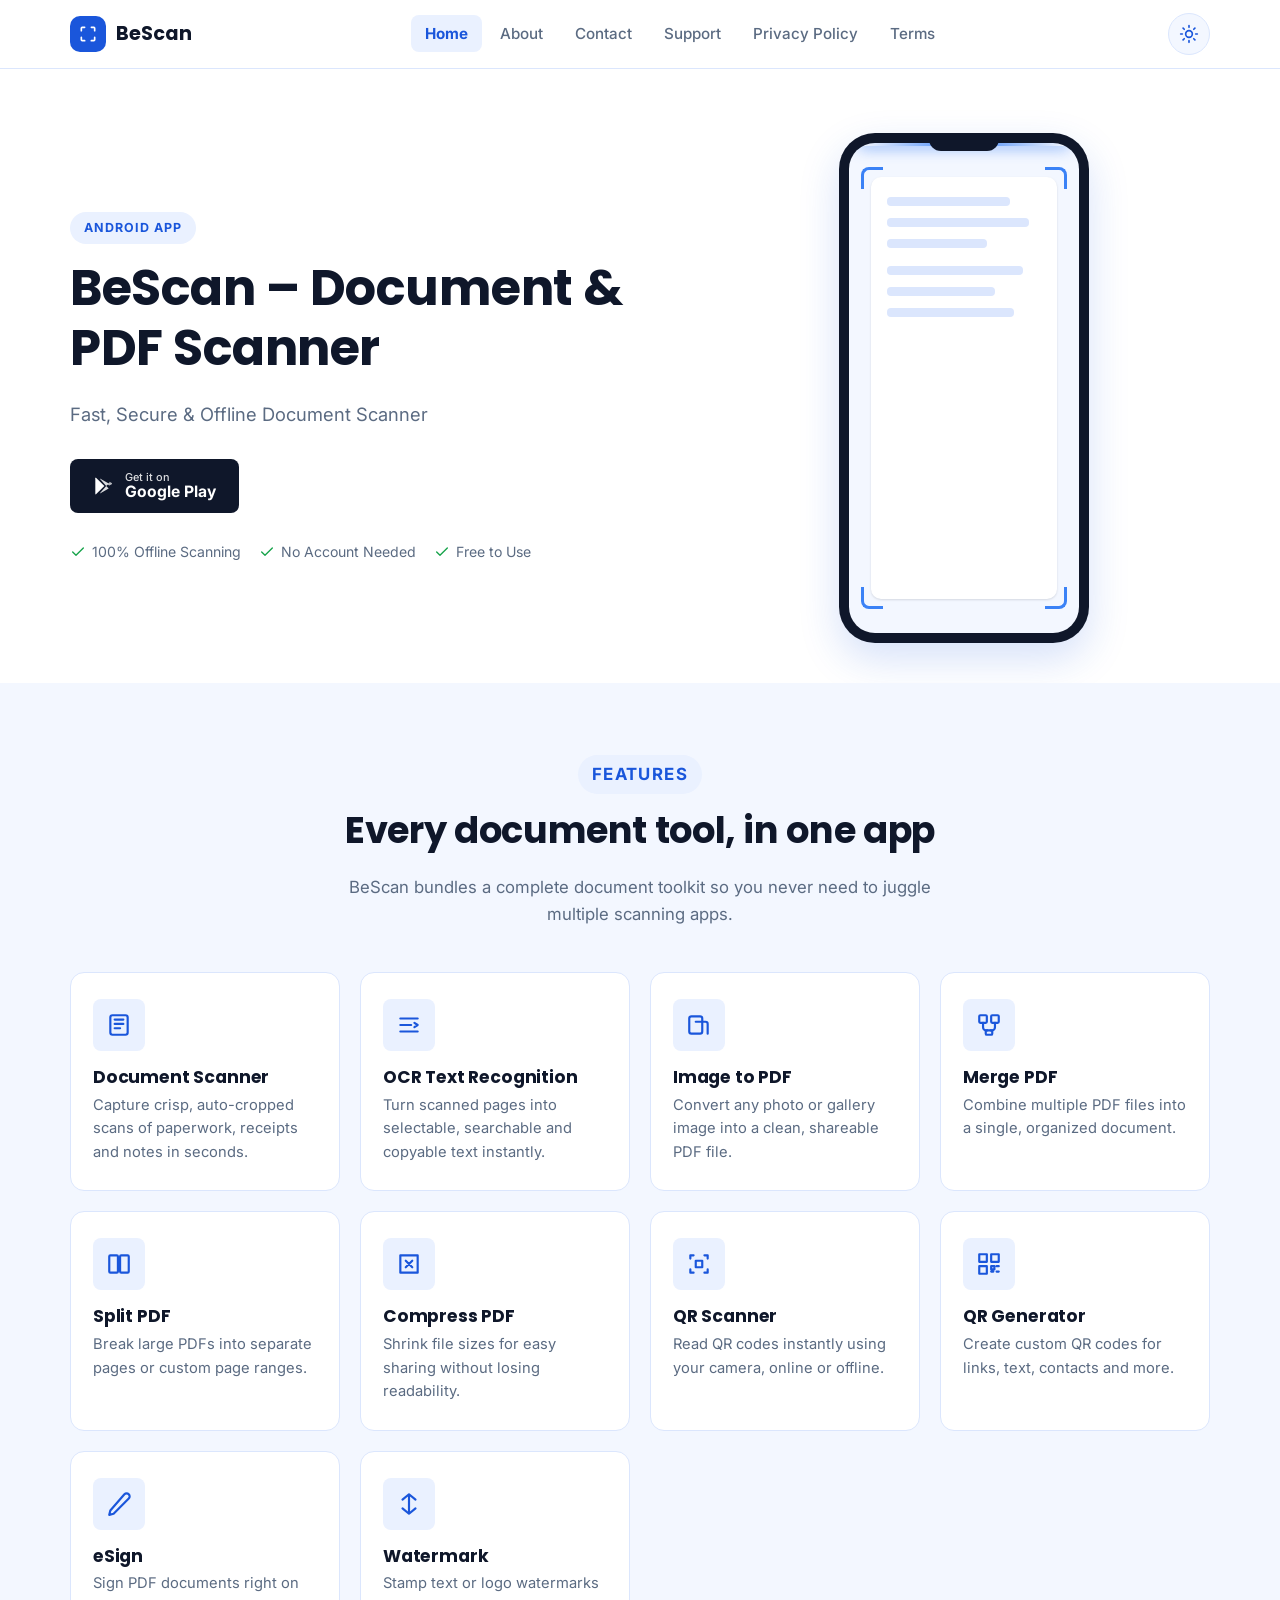
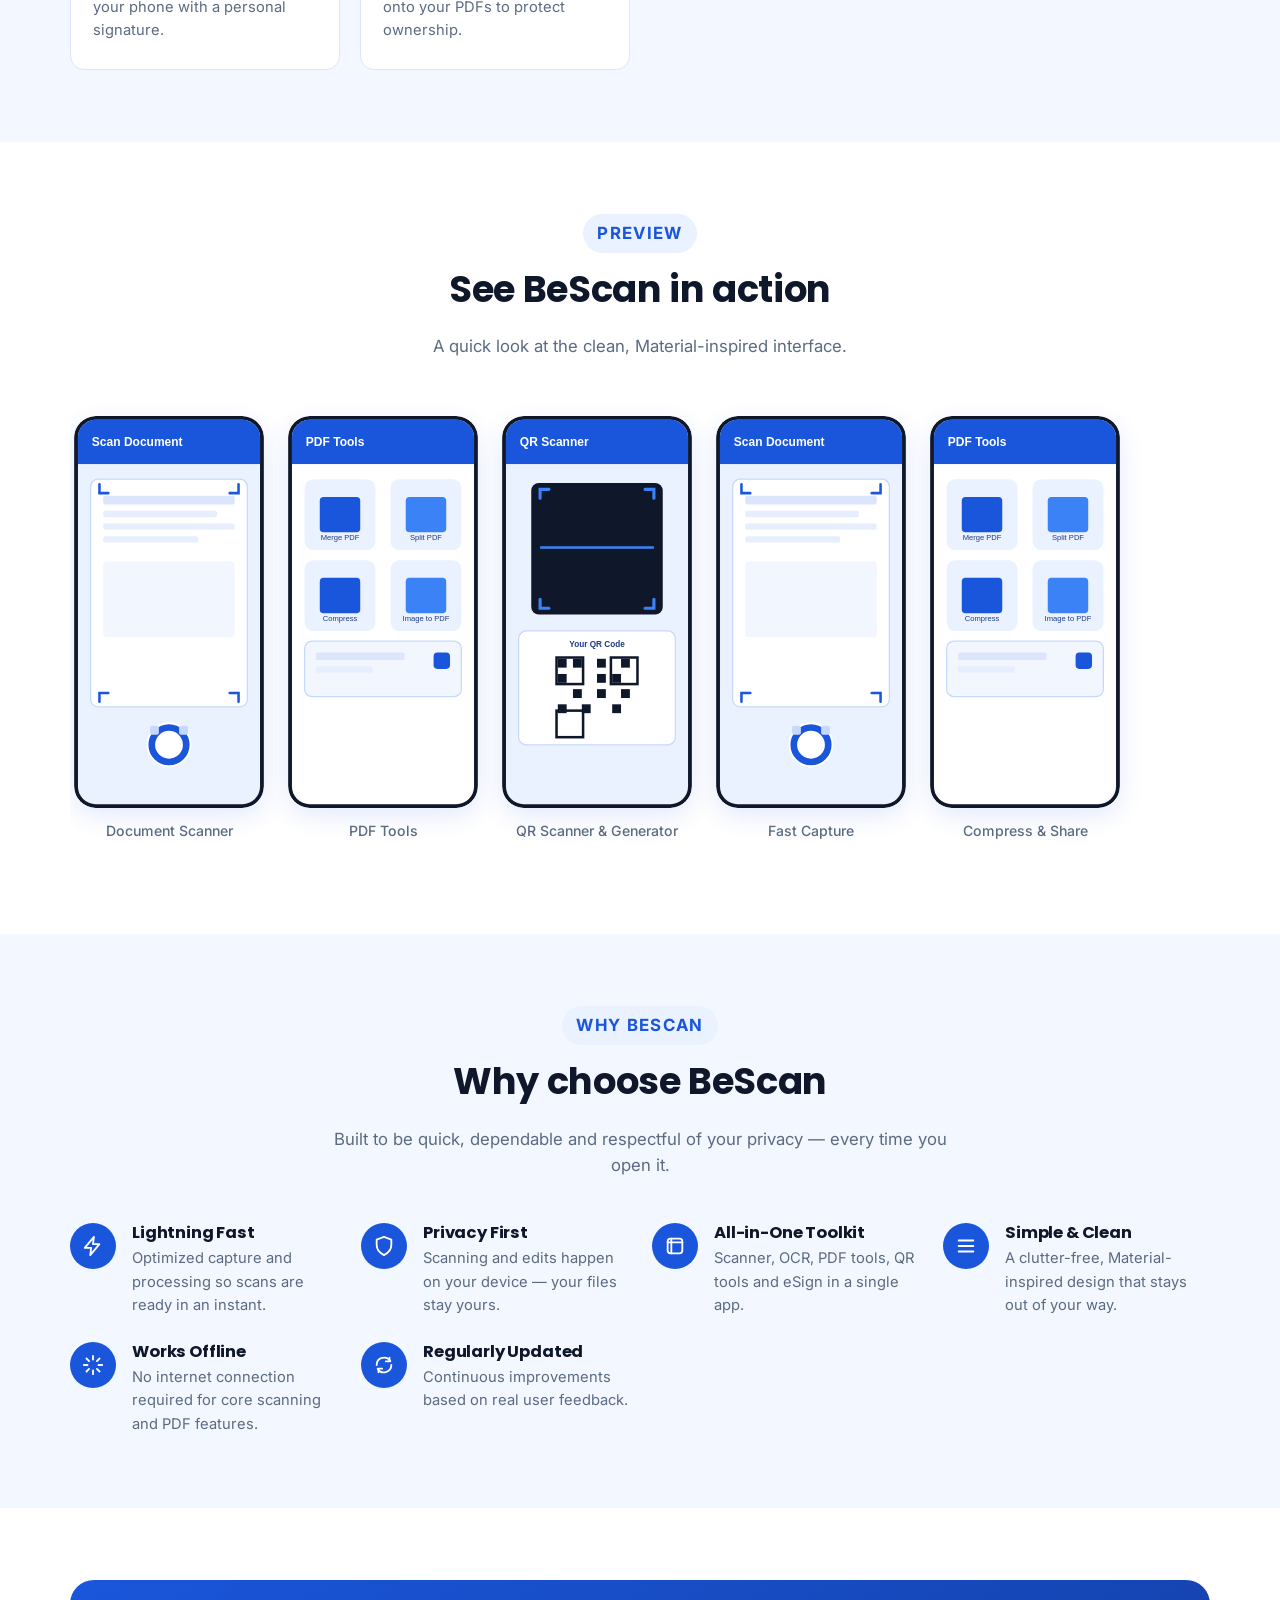
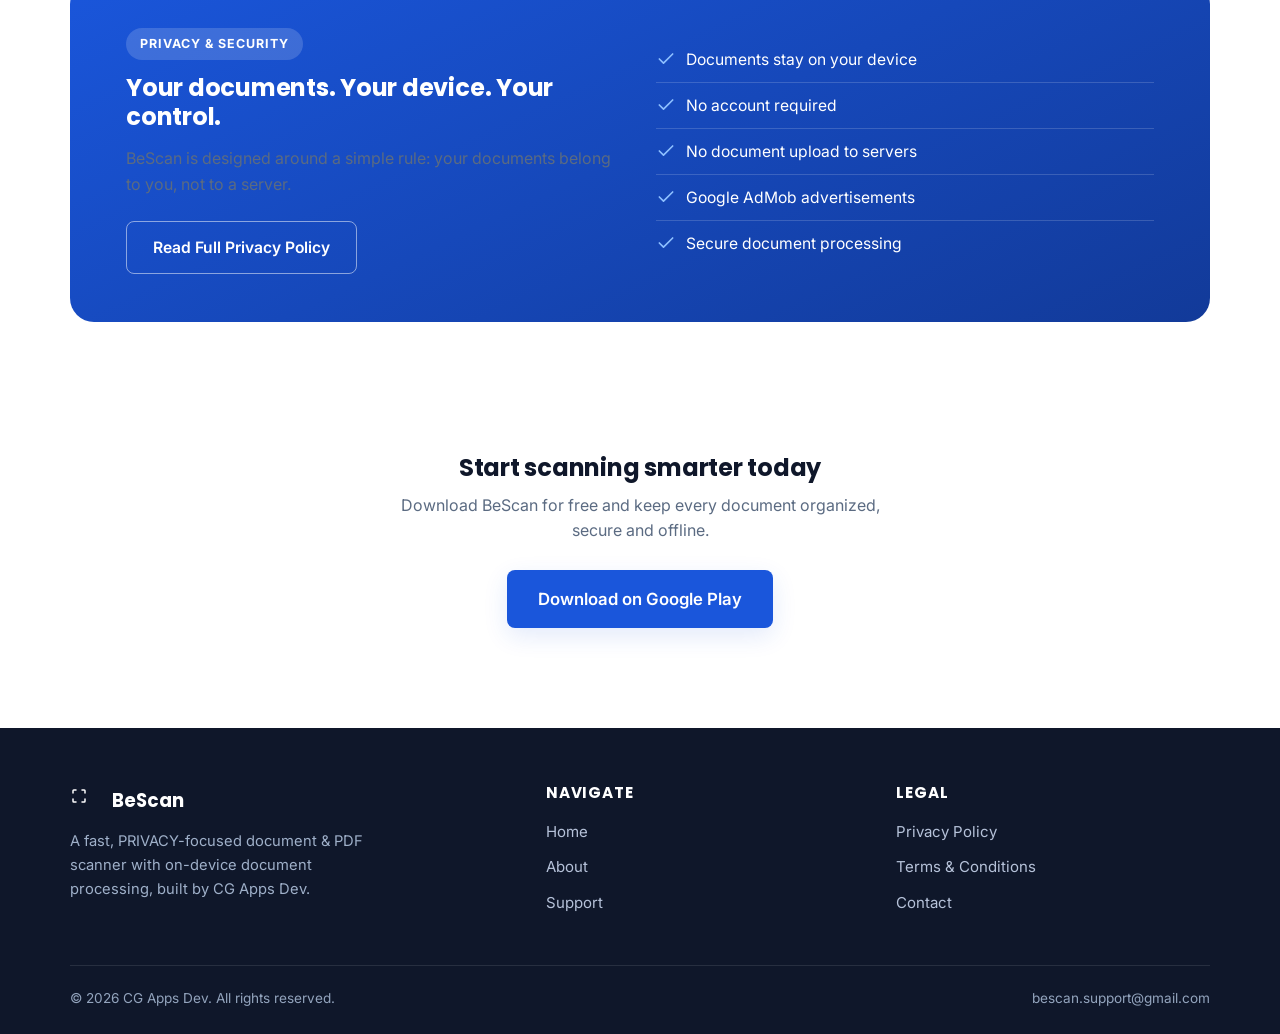
<file: index.html>
<!DOCTYPE html>
<html lang="en">
<head>
<meta charset="UTF-8">
<meta name="viewport" content="width=device-width, initial-scale=1.0">
<title>BeScan – Document &amp; PDF Scanner for Android</title>
<meta name="description" content="BeScan is a fast, secure and offline document &amp; PDF scanner for Android with OCR, PDF merge, split, compress, QR tools and eSign — no account, no uploads.">
<meta name="keywords" content="BeScan, document scanner, PDF scanner, OCR, image to PDF, merge PDF, split PDF, compress PDF, QR scanner, QR generator, eSign, Android app">
<meta name="author" content="CG Apps Dev">
<link rel="canonical" href="https://bescan.site/index.html">

<!-- Open Graph -->
<meta property="og:type" content="website">
<meta property="og:title" content="BeScan – Document &amp; PDF Scanner">
<meta property="og:description" content="Fast, secure &amp; offline document scanner for Android. Scan, OCR, merge, split, compress PDFs and more — all on-device.">
<meta property="og:url" content="https://bescan.site/index.html">
<meta property="og:site_name" content="BeScan">
<meta property="og:image" content="https://bescan.site/assets/images/screen-scan.svg">
<meta name="twitter:card" content="summary_large_image">
<meta name="twitter:title" content="BeScan – Document &amp; PDF Scanner">
<meta name="twitter:description" content="Fast, secure &amp; offline document scanner for Android.">

<link rel="icon" href="assets/images/favicon.svg" type="image/svg+xml">
<link rel="apple-touch-icon" href="assets/images/favicon.svg">
<link rel="stylesheet" href="assets/css/style.css">

<!-- Prevent flash of incorrect theme -->
<script>
  (function () {
    try {
      var t = localStorage.getItem('bescan-theme');
      if (t === 'dark') document.documentElement.setAttribute('data-theme', 'dark');
    } catch (e) {}
  })();
</script>

<script type="application/ld+json">
{
  "@context": "https://schema.org",
  "@type": "MobileApplication",
  "name": "BeScan",
  "operatingSystem": "Android",
  "applicationCategory": "BusinessApplication",
  "url": "https://bescan.site",
  "author": { "@type": "Organization", "name": "CG Apps Dev" },
  "offers": { "@type": "Offer", "price": "0", "priceCurrency": "USD" }
}
</script>
</head>
<body>
<a class="skip-link" href="#main">Skip to main content</a>

<header class="site-header">
  <nav class="nav container" aria-label="Primary">
    <a href="index.html" class="brand">
      <span class="logo-mark" aria-hidden="true">
        <svg viewBox="0 0 24 24" fill="none" stroke="#fff" stroke-width="2" stroke-linecap="round" stroke-linejoin="round"><path d="M4 8V5a1 1 0 0 1 1-1h3"/><path d="M20 8V5a1 1 0 0 0-1-1h-3"/><path d="M4 16v3a1 1 0 0 0 1 1h3"/><path d="M20 16v3a1 1 0 0 1-1 1h-3"/></svg>
      </span>
      BeScan
    </a>
    <ul class="nav-links" id="nav-links">
      <li><a href="index.html" aria-current="page">Home</a></li>
      <li><a href="about.html">About</a></li>
      <li><a href="contact.html">Contact</a></li>
      <li><a href="support.html">Support</a></li>
      <li><a href="privacy-policy.html">Privacy Policy</a></li>
      <li><a href="terms.html">Terms</a></li>
    </ul>
    <div class="nav-actions">
      <button class="theme-toggle" type="button" aria-label="Toggle dark mode" aria-pressed="false">
        <svg class="icon-sun" viewBox="0 0 24 24" fill="none" stroke="currentColor" stroke-width="2" stroke-linecap="round" stroke-linejoin="round"><circle cx="12" cy="12" r="4"/><path d="M12 2v2M12 20v2M4.9 4.9l1.4 1.4M17.7 17.7l1.4 1.4M2 12h2M20 12h2M4.9 19.1l1.4-1.4M17.7 6.3l1.4-1.4"/></svg>
        <svg class="icon-moon" viewBox="0 0 24 24" fill="none" stroke="currentColor" stroke-width="2" stroke-linecap="round" stroke-linejoin="round"><path d="M21 12.8A9 9 0 1 1 11.2 3 7 7 0 0 0 21 12.8Z"/></svg>
      </button>
      <button class="nav-toggle" type="button" aria-label="Open menu" aria-expanded="false" aria-controls="nav-links">
        <svg viewBox="0 0 24 24" fill="none" stroke="currentColor" stroke-width="2" stroke-linecap="round" stroke-linejoin="round"><path d="M4 7h16M4 12h16M4 17h16"/></svg>
      </button>
    </div>
  </nav>
</header>

<main id="main">

  <!-- Hero -->
  <section class="hero">
    <div class="container">
      <div class="hero-copy">
        <p class="eyebrow">Android App</p>
        <h1>BeScan – Document &amp; PDF Scanner</h1>
        <p class="subtitle">Fast, Secure &amp; Offline Document Scanner</p>
        <div class="hero-cta">
          <a class="btn btn-play" href="https://play.google.com/store/apps/details?id=com.cgappsdev.bescan" target="_blank" rel="noopener">
            <svg width="22" height="22" viewBox="0 0 24 24" fill="currentColor" aria-hidden="true"><path d="M3 2.6c-.3.2-.5.6-.5 1v16.8c0 .4.2.8.5 1l9.4-9.4L3 2.6Z"/><path d="M14.4 12l2.7-2.7-9-5.1c-.2-.1-.4-.2-.6-.2L14.4 12Z" opacity=".85"/><path d="M14.4 12l-6.9 8c.2 0 .4-.1.6-.2l9-5.1-2.7-2.7Z" opacity=".85"/><path d="M17.9 8.5l-2.7 1.5 2.7 1.5 2.5-1.4c.5-.3.5-1 0-1.3l-2.5-1.4Z" opacity=".7"/></svg>
            <span class="play-text-lines"><small>Get it on</small><strong>Google Play</strong></span>
          </a>
        </div>
        <ul class="hero-trust">
          <li><svg viewBox="0 0 24 24" fill="none" stroke="currentColor" stroke-width="2" stroke-linecap="round" stroke-linejoin="round"><path d="M20 6 9 17l-5-5"/></svg>100% Offline Scanning</li>
          <li><svg viewBox="0 0 24 24" fill="none" stroke="currentColor" stroke-width="2" stroke-linecap="round" stroke-linejoin="round"><path d="M20 6 9 17l-5-5"/></svg>No Account Needed</li>
          <li><svg viewBox="0 0 24 24" fill="none" stroke="currentColor" stroke-width="2" stroke-linecap="round" stroke-linejoin="round"><path d="M20 6 9 17l-5-5"/></svg>Free to Use</li>
        </ul>
      </div>
      <div class="hero-visual" aria-hidden="true">
        <div class="scan-device">
          <div class="scan-notch"></div>
          <div class="scan-screen">
            <div class="scan-doc">
              <div class="line"></div><div class="line"></div><div class="line"></div>
              <div class="line"></div><div class="line"></div><div class="line"></div>
            </div>
            <span class="scan-corner tl"></span>
            <span class="scan-corner tr"></span>
            <span class="scan-corner bl"></span>
            <span class="scan-corner br"></span>
            <span class="scan-beam"></span>
          </div>
        </div>
      </div>
    </div>
  </section>

  <!-- Features -->
  <section id="features" class="section-alt">
    <div class="container">
      <div class="section-head reveal">
        <p class="eyebrow">Features</p>
        <h2>Every document tool, in one app</h2>
        <p>BeScan bundles a complete document toolkit so you never need to juggle multiple scanning apps.</p>
      </div>
      <div class="features-grid">

        <div class="feature-card reveal">
          <div class="feature-icon"><svg viewBox="0 0 24 24" fill="none" stroke="currentColor" stroke-width="2" stroke-linecap="round" stroke-linejoin="round"><rect x="4" y="3" width="16" height="18" rx="2"/><path d="M8 7h8M8 11h8M8 15h5"/></svg></div>
          <h3>Document Scanner</h3>
          <p>Capture crisp, auto-cropped scans of paperwork, receipts and notes in seconds.</p>
        </div>

        <div class="feature-card reveal">
          <div class="feature-icon"><svg viewBox="0 0 24 24" fill="none" stroke="currentColor" stroke-width="2" stroke-linecap="round" stroke-linejoin="round"><path d="M4 6h16M4 12h10M4 18h16"/><path d="M17 10l3 2-3 2"/></svg></div>
          <h3>OCR Text Recognition</h3>
          <p>Turn scanned pages into selectable, searchable and copyable text instantly.</p>
        </div>

        <div class="feature-card reveal">
          <div class="feature-icon"><svg viewBox="0 0 24 24" fill="none" stroke="currentColor" stroke-width="2" stroke-linecap="round" stroke-linejoin="round"><rect x="3" y="4" width="12" height="16" rx="2"/><path d="M9 9h9a2 2 0 0 1 2 2v9"/></svg></div>
          <h3>Image to PDF</h3>
          <p>Convert any photo or gallery image into a clean, shareable PDF file.</p>
        </div>

        <div class="feature-card reveal">
          <div class="feature-icon"><svg viewBox="0 0 24 24" fill="none" stroke="currentColor" stroke-width="2" stroke-linecap="round" stroke-linejoin="round"><rect x="3" y="3" width="7" height="7" rx="1"/><rect x="14" y="3" width="7" height="7" rx="1"/><path d="M6.5 10v4a3 3 0 0 0 3 3h1M17.5 10v4a3 3 0 0 1-3 3h-1"/><rect x="9" y="17" width="6" height="4" rx="1"/></svg></div>
          <h3>Merge PDF</h3>
          <p>Combine multiple PDF files into a single, organized document.</p>
        </div>

        <div class="feature-card reveal">
          <div class="feature-icon"><svg viewBox="0 0 24 24" fill="none" stroke="currentColor" stroke-width="2" stroke-linecap="round" stroke-linejoin="round"><rect x="3" y="4" width="8" height="16" rx="1"/><rect x="13" y="4" width="8" height="16" rx="1"/><path d="M12 8v8"/></svg></div>
          <h3>Split PDF</h3>
          <p>Break large PDFs into separate pages or custom page ranges.</p>
        </div>

        <div class="feature-card reveal">
          <div class="feature-icon"><svg viewBox="0 0 24 24" fill="none" stroke="currentColor" stroke-width="2" stroke-linecap="round" stroke-linejoin="round"><path d="M4 4h16v16H4z"/><path d="M9 9l6 6M15 9l-6 6"/></svg></div>
          <h3>Compress PDF</h3>
          <p>Shrink file sizes for easy sharing without losing readability.</p>
        </div>

        <div class="feature-card reveal">
          <div class="feature-icon"><svg viewBox="0 0 24 24" fill="none" stroke="currentColor" stroke-width="2" stroke-linecap="round" stroke-linejoin="round"><path d="M4 7V4h3M17 4h3v3M20 17v3h-3M7 20H4v-3"/><rect x="9" y="9" width="6" height="6"/></svg></div>
          <h3>QR Scanner</h3>
          <p>Read QR codes instantly using your camera, online or offline.</p>
        </div>

        <div class="feature-card reveal">
          <div class="feature-icon"><svg viewBox="0 0 24 24" fill="none" stroke="currentColor" stroke-width="2" stroke-linecap="round" stroke-linejoin="round"><rect x="3" y="3" width="7" height="7"/><rect x="14" y="3" width="7" height="7"/><rect x="3" y="14" width="7" height="7"/><path d="M14 14h3v3h-3zM19 14h2M14 19h2M19 19h2"/></svg></div>
          <h3>QR Generator</h3>
          <p>Create custom QR codes for links, text, contacts and more.</p>
        </div>

        <div class="feature-card reveal">
          <div class="feature-icon"><svg viewBox="0 0 24 24" fill="none" stroke="currentColor" stroke-width="2" stroke-linecap="round" stroke-linejoin="round"><path d="M17 3a2.8 2.8 0 0 1 4 4L7 21l-4 1 1-4Z"/></svg></div>
          <h3>eSign</h3>
          <p>Sign PDF documents right on your phone with a personal signature.</p>
        </div>

        <div class="feature-card reveal">
          <div class="feature-icon"><svg viewBox="0 0 24 24" fill="none" stroke="currentColor" stroke-width="2" stroke-linecap="round" stroke-linejoin="round"><path d="M12 3v18M6 8l6-5 6 5M6 16l6 5 6-5"/></svg></div>
          <h3>Watermark</h3>
          <p>Stamp text or logo watermarks onto your PDFs to protect ownership.</p>
        </div>

      </div>
    </div>
  </section>

  <!-- Screenshots -->
  <section id="screenshots">
    <div class="container">
      <div class="section-head reveal">
        <p class="eyebrow">Preview</p>
        <h2>See BeScan in action</h2>
        <p>A quick look at the clean, Material-inspired interface.</p>
      </div>
      <div class="screens-row reveal">
        <figure>
          <img src="assets/images/screen-scan.svg" width="190" height="392" loading="lazy" alt="BeScan document scanner screen with corner guides framing a page">
          <figcaption>Document Scanner</figcaption>
        </figure>
        <figure>
          <img src="assets/images/screen-pdf.svg" width="190" height="392" loading="lazy" alt="BeScan PDF tools screen with merge, split, compress and image to PDF tiles">
          <figcaption>PDF Tools</figcaption>
        </figure>
        <figure>
          <img src="assets/images/screen-qr.svg" width="190" height="392" loading="lazy" alt="BeScan QR scanner viewfinder and a generated QR code">
          <figcaption>QR Scanner &amp; Generator</figcaption>
        </figure>
        <figure>
          <img src="assets/images/screen-scan.svg" width="190" height="392" loading="lazy" alt="BeScan document scanner screen, alternate preview">
          <figcaption>Fast Capture</figcaption>
        </figure>
        <figure>
          <img src="assets/images/screen-pdf.svg" width="190" height="392" loading="lazy" alt="BeScan PDF tools screen, alternate preview">
          <figcaption>Compress &amp; Share</figcaption>
        </figure>
      </div>
    </div>
  </section>

  <!-- Why choose -->
  <section class="section-alt">
    <div class="container">
      <div class="section-head reveal">
        <p class="eyebrow">Why BeScan</p>
        <h2>Why choose BeScan</h2>
        <p>Built to be quick, dependable and respectful of your privacy — every time you open it.</p>
      </div>
      <div class="value-grid">
        <div class="value-item reveal">
          <div class="value-icon"><svg viewBox="0 0 24 24" fill="none" stroke="#fff" stroke-width="2" stroke-linecap="round" stroke-linejoin="round"><path d="M13 2 3 14h7l-1 8 10-12h-7l1-8Z"/></svg></div>
          <div><h3>Lightning Fast</h3><p>Optimized capture and processing so scans are ready in an instant.</p></div>
        </div>
        <div class="value-item reveal">
          <div class="value-icon"><svg viewBox="0 0 24 24" fill="none" stroke="#fff" stroke-width="2" stroke-linecap="round" stroke-linejoin="round"><path d="M12 2 4 5v6c0 5 3.4 8.7 8 11 4.6-2.3 8-6 8-11V5l-8-3Z"/></svg></div>
          <div><h3>Privacy First</h3><p>Scanning and edits happen on your device — your files stay yours.</p></div>
        </div>
        <div class="value-item reveal">
          <div class="value-icon"><svg viewBox="0 0 24 24" fill="none" stroke="#fff" stroke-width="2" stroke-linecap="round" stroke-linejoin="round"><rect x="4" y="4" width="16" height="16" rx="3"/><path d="M8 4v16M4 8h16"/></svg></div>
          <div><h3>All-in-One Toolkit</h3><p>Scanner, OCR, PDF tools, QR tools and eSign in a single app.</p></div>
        </div>
        <div class="value-item reveal">
          <div class="value-icon"><svg viewBox="0 0 24 24" fill="none" stroke="#fff" stroke-width="2" stroke-linecap="round" stroke-linejoin="round"><path d="M4 6h16M4 12h16M4 18h16"/></svg></div>
          <div><h3>Simple &amp; Clean</h3><p>A clutter-free, Material-inspired design that stays out of your way.</p></div>
        </div>
        <div class="value-item reveal">
          <div class="value-icon"><svg viewBox="0 0 24 24" fill="none" stroke="#fff" stroke-width="2" stroke-linecap="round" stroke-linejoin="round"><path d="M12 2v4M12 18v4M4.9 4.9l2.8 2.8M16.3 16.3l2.8 2.8M2 12h4M18 12h4M4.9 19.1l2.8-2.8M16.3 7.7l2.8-2.8"/></svg></div>
          <div><h3>Works Offline</h3><p>No internet connection required for core scanning and PDF features.</p></div>
        </div>
        <div class="value-item reveal">
          <div class="value-icon"><svg viewBox="0 0 24 24" fill="none" stroke="#fff" stroke-width="2" stroke-linecap="round" stroke-linejoin="round"><path d="M4 12a8 8 0 0 1 14.9-4M20 12a8 8 0 0 1-14.9 4"/><path d="M18 4v4h-4M6 20v-4h4"/></svg></div>
          <div><h3>Regularly Updated</h3><p>Continuous improvements based on real user feedback.</p></div>
        </div>
      </div>
    </div>
  </section>

  <!-- Privacy & Security -->
  <section id="privacy">
    <div class="container">
      <div class="privacy-panel reveal">
        <div>
          <p class="eyebrow" style="background:rgba(255,255,255,0.16); color:#fff;">Privacy &amp; Security</p>
          <h2>Your documents. Your device. Your control.</h2>
          <p>BeScan is designed around a simple rule: your documents belong to you, not to a server.</p>
          <div class="privacy-actions">
            <a class="btn btn-outline" href="privacy-policy.html">Read Full Privacy Policy</a>
          </div>
        </div>
        <ul class="privacy-list">
          <li><svg viewBox="0 0 24 24" fill="none" stroke="#8ec0ff" stroke-width="2" stroke-linecap="round" stroke-linejoin="round"><path d="M20 6 9 17l-5-5"/></svg>Documents stay on your device</li>
          <li><svg viewBox="0 0 24 24" fill="none" stroke="#8ec0ff" stroke-width="2" stroke-linecap="round" stroke-linejoin="round"><path d="M20 6 9 17l-5-5"/></svg>No account required</li>
          <li><svg viewBox="0 0 24 24" fill="none" stroke="#8ec0ff" stroke-width="2" stroke-linecap="round" stroke-linejoin="round"><path d="M20 6 9 17l-5-5"/></svg>No document upload to servers</li>
          <li><svg viewBox="0 0 24 24" fill="none" stroke="#8ec0ff" stroke-width="2" stroke-linecap="round" stroke-linejoin="round"><path d="M20 6 9 17l-5-5"/></svg>Google AdMob advertisements</li>
          <li><svg viewBox="0 0 24 24" fill="none" stroke="#8ec0ff" stroke-width="2" stroke-linecap="round" stroke-linejoin="round"><path d="M20 6 9 17l-5-5"/></svg>Secure document processing</li>
        </ul>
      </div>
    </div>
  </section>

  <!-- CTA -->
  <section class="cta-band">
    <div class="container reveal">
      <h2>Start scanning smarter today</h2>
      <p>Download BeScan for free and keep every document organized, secure and offline.</p>
      <a class="btn btn-primary btn-lg" href="https://play.google.com/store/apps/details?id=com.cgappsdev.bescan" target="_blank" rel="noopener">Download on Google Play</a>
    </div>
  </section>

</main>

<footer class="site-footer">
  <div class="container">
    <div class="footer-grid">
      <div class="footer-col">
        <div class="footer-brand">
          <span class="logo-mark" style="width:32px;height:32px;" aria-hidden="true">
            <svg viewBox="0 0 24 24" fill="none" stroke="#fff" stroke-width="2" stroke-linecap="round" stroke-linejoin="round" width="18" height="18"><path d="M4 8V5a1 1 0 0 1 1-1h3"/><path d="M20 8V5a1 1 0 0 0-1-1h-3"/><path d="M4 16v3a1 1 0 0 0 1 1h3"/><path d="M20 16v3a1 1 0 0 1-1 1h-3"/></svg>
          </span>
          <span>BeScan</span>
        </div>
        <p class="footer-desc">A fast, PRIVACY-focused document &amp; PDF scanner with on-device document processing, built by CG Apps Dev.</p>
      </div>
      <div class="footer-col">
        <h4>Navigate</h4>
        <ul>
          <li><a href="index.html">Home</a></li>
          <li><a href="about.html">About</a></li>
          <li><a href="support.html">Support</a></li>
        </ul>
      </div>
      <div class="footer-col">
        <h4>Legal</h4>
        <ul>
          <li><a href="privacy-policy.html">Privacy Policy</a></li>
          <li><a href="terms.html">Terms &amp; Conditions</a></li>
          <li><a href="contact.html">Contact</a></li>
        </ul>
      </div>
    </div>
    <div class="footer-bottom">
      <span>&copy; <span data-current-year>2026</span> CG Apps Dev. All rights reserved.</span>
      <span>bescan.support@gmail.com</span>
    </div>
  </div>
</footer>

<button class="scroll-top-btn" type="button" aria-label="Scroll to top">
  <svg viewBox="0 0 24 24" fill="none" stroke="currentColor" stroke-width="2" stroke-linecap="round" stroke-linejoin="round"><path d="M12 19V5M5 12l7-7 7 7"/></svg>
</button>

<script src="assets/js/main.js"></script>
</body>
</html>
</file>
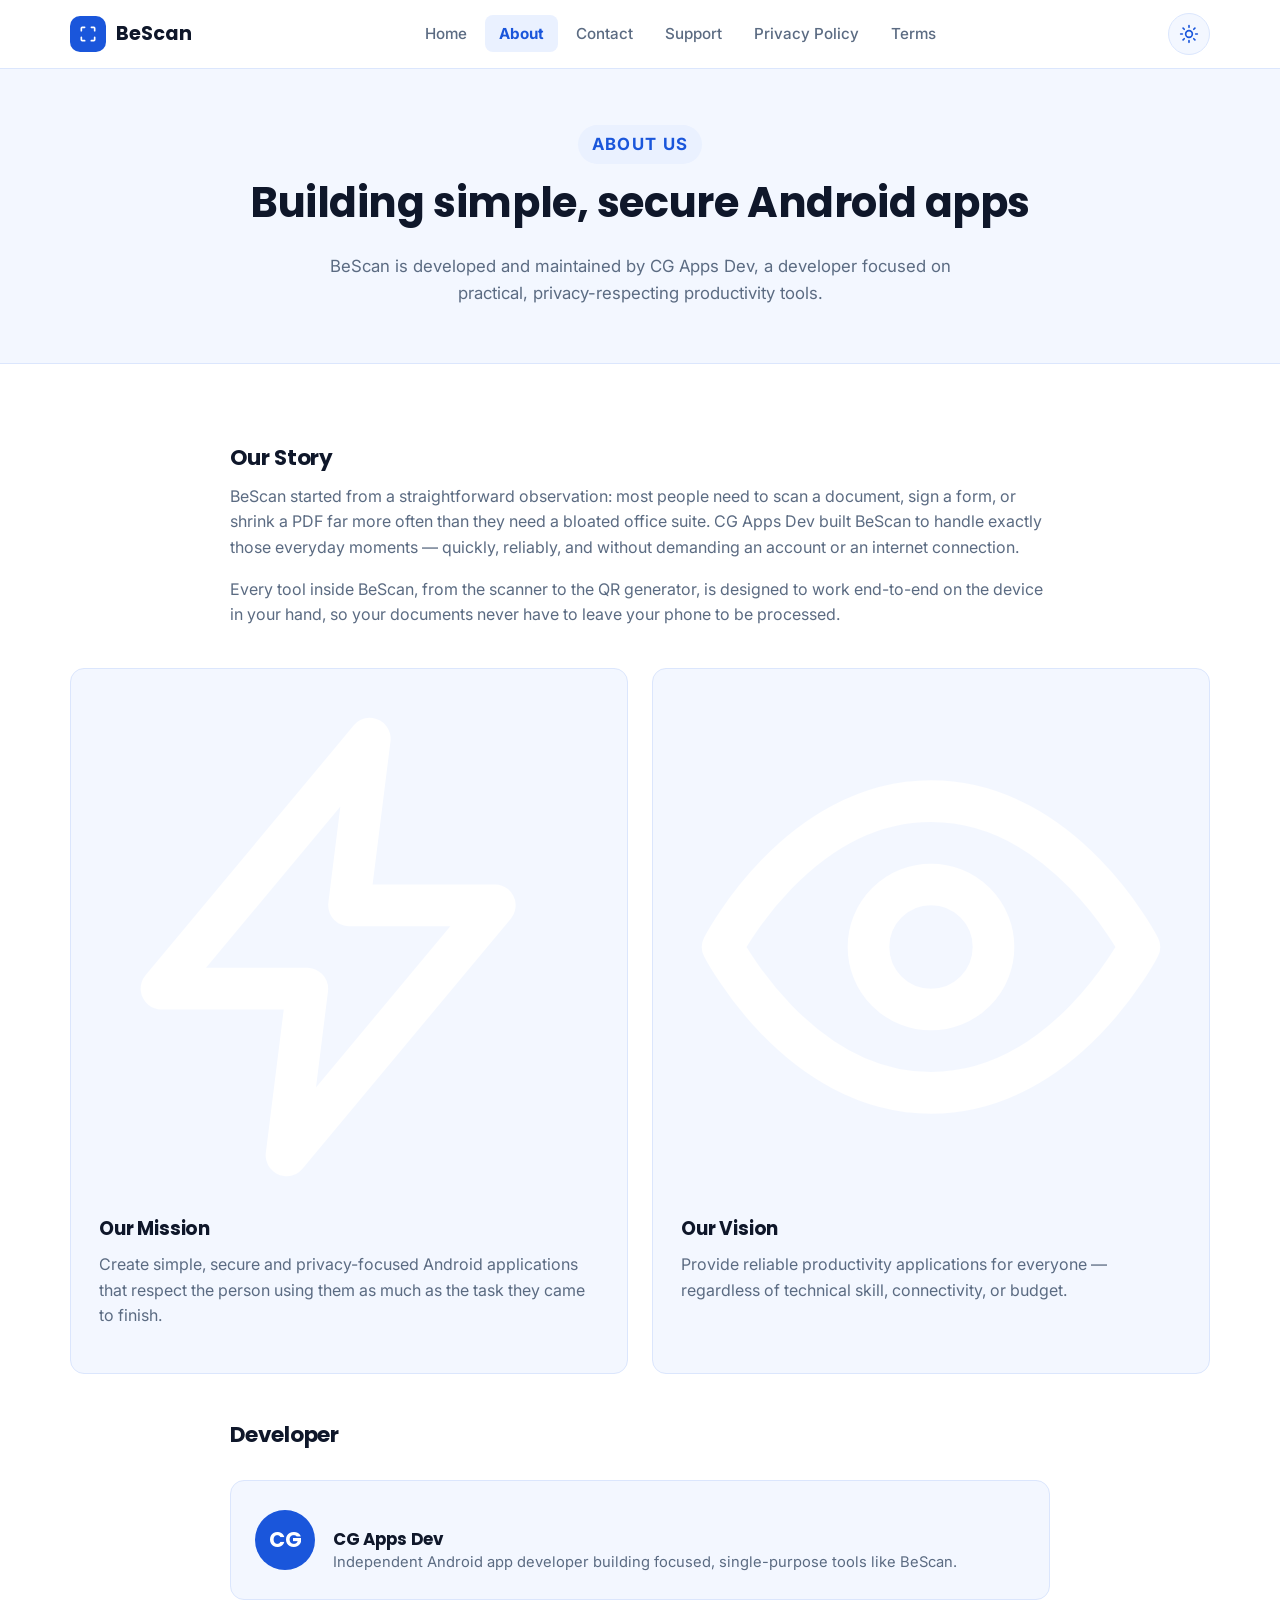
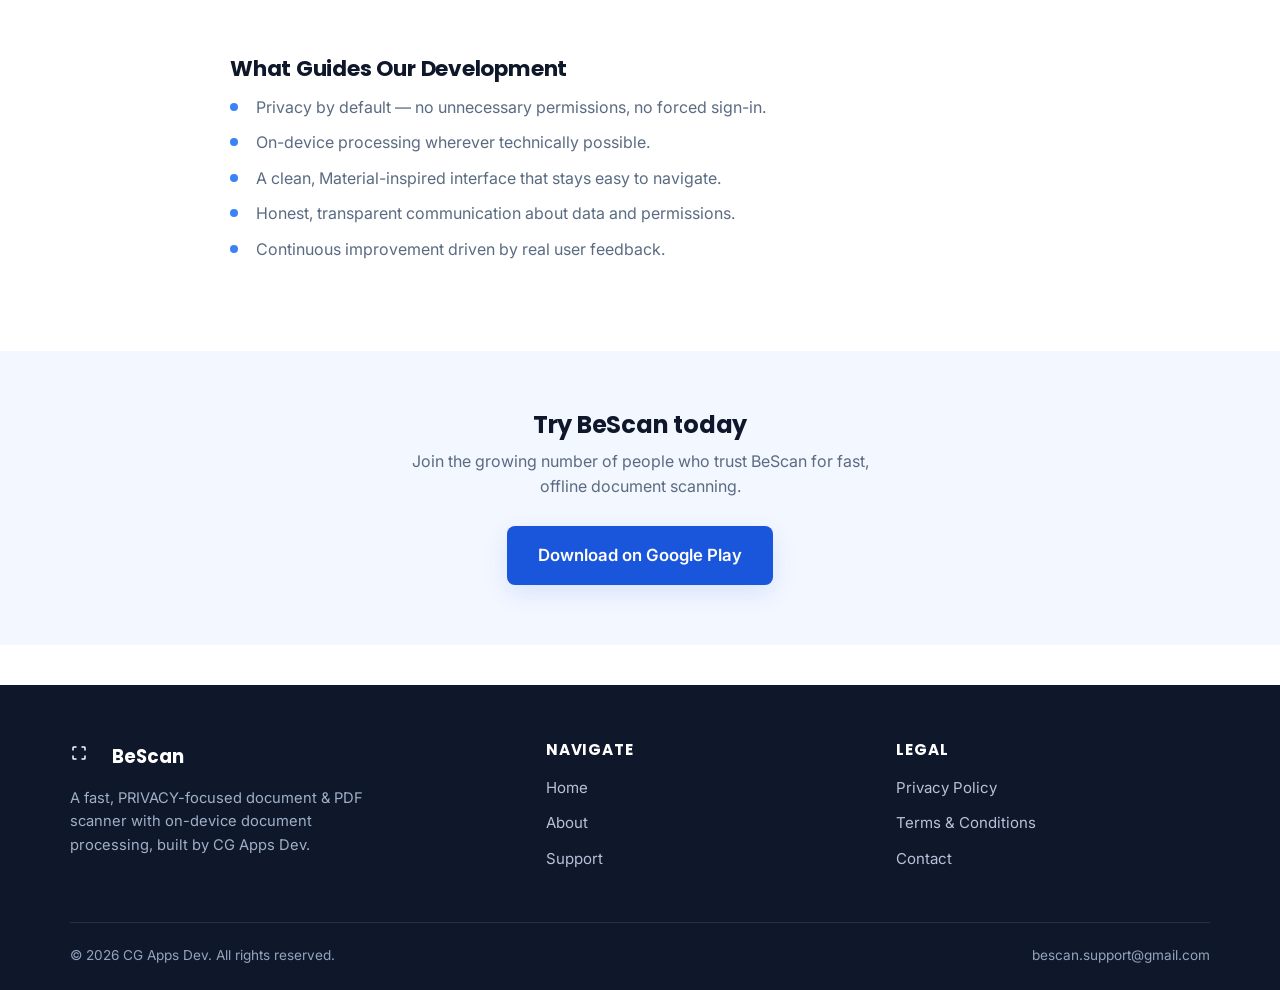
<file: about.html>
<!DOCTYPE html>
<html lang="en">
<head>
<meta charset="UTF-8">
<meta name="viewport" content="width=device-width, initial-scale=1.0">
<title>About BeScan – CG Apps Dev</title>
<meta name="description" content="Learn about BeScan and CG Apps Dev, the developer behind a fast, secure and privacy-focused document &amp; PDF scanner for Android.">
<meta name="author" content="CG Apps Dev">
<link rel="canonical" href="https://bescan.site/about.html">

<meta property="og:type" content="website">
<meta property="og:title" content="About BeScan – CG Apps Dev">
<meta property="og:description" content="The mission and vision behind BeScan, a privacy-focused Android document scanner.">
<meta property="og:url" content="https://bescan.site/about.html">
<meta property="og:site_name" content="BeScan">

<link rel="icon" href="assets/images/favicon.svg" type="image/svg+xml">
<link rel="apple-touch-icon" href="assets/images/favicon.svg">
<link rel="stylesheet" href="assets/css/style.css">
<script>
  (function () {
    try {
      var t = localStorage.getItem('bescan-theme');
      if (t === 'dark') document.documentElement.setAttribute('data-theme', 'dark');
    } catch (e) {}
  })();
</script>
</head>
<body>
<a class="skip-link" href="#main">Skip to main content</a>

<header class="site-header">
  <nav class="nav container" aria-label="Primary">
    <a href="index.html" class="brand">
      <span class="logo-mark" aria-hidden="true">
        <svg viewBox="0 0 24 24" fill="none" stroke="#fff" stroke-width="2" stroke-linecap="round" stroke-linejoin="round"><path d="M4 8V5a1 1 0 0 1 1-1h3"/><path d="M20 8V5a1 1 0 0 0-1-1h-3"/><path d="M4 16v3a1 1 0 0 0 1 1h3"/><path d="M20 16v3a1 1 0 0 1-1 1h-3"/></svg>
      </span>
      BeScan
    </a>
    <ul class="nav-links" id="nav-links">
      <li><a href="index.html">Home</a></li>
      <li><a href="about.html" aria-current="page">About</a></li>
      <li><a href="contact.html">Contact</a></li>
      <li><a href="support.html">Support</a></li>
      <li><a href="privacy-policy.html">Privacy Policy</a></li>
      <li><a href="terms.html">Terms</a></li>
    </ul>
    <div class="nav-actions">
      <button class="theme-toggle" type="button" aria-label="Toggle dark mode" aria-pressed="false">
        <svg class="icon-sun" viewBox="0 0 24 24" fill="none" stroke="currentColor" stroke-width="2" stroke-linecap="round" stroke-linejoin="round"><circle cx="12" cy="12" r="4"/><path d="M12 2v2M12 20v2M4.9 4.9l1.4 1.4M17.7 17.7l1.4 1.4M2 12h2M20 12h2M4.9 19.1l1.4-1.4M17.7 6.3l1.4-1.4"/></svg>
        <svg class="icon-moon" viewBox="0 0 24 24" fill="none" stroke="currentColor" stroke-width="2" stroke-linecap="round" stroke-linejoin="round"><path d="M21 12.8A9 9 0 1 1 11.2 3 7 7 0 0 0 21 12.8Z"/></svg>
      </button>
      <button class="nav-toggle" type="button" aria-label="Open menu" aria-expanded="false" aria-controls="nav-links">
        <svg viewBox="0 0 24 24" fill="none" stroke="currentColor" stroke-width="2" stroke-linecap="round" stroke-linejoin="round"><path d="M4 7h16M4 12h16M4 17h16"/></svg>
      </button>
    </div>
  </nav>
</header>

<main id="main">

  <section class="page-hero">
    <div class="container">
      <p class="eyebrow">About Us</p>
      <h1>Building simple, secure Android apps</h1>
      <p>BeScan is developed and maintained by CG Apps Dev, a developer focused on practical, privacy-respecting productivity tools.</p>
    </div>
  </section>

  <section>
    <div class="container">
      <div class="content-block reveal">
        <h2>Our Story</h2>
        <p>BeScan started from a straightforward observation: most people need to scan a document, sign a form, or shrink a PDF far more often than they need a bloated office suite. CG Apps Dev built BeScan to handle exactly those everyday moments — quickly, reliably, and without demanding an account or an internet connection.</p>
        <p>Every tool inside BeScan, from the scanner to the QR generator, is designed to work end-to-end on the device in your hand, so your documents never have to leave your phone to be processed.</p>
      </div>

      <div class="about-grid mt-lg">
        <div class="about-card reveal">
          <div class="value-icon"><svg viewBox="0 0 24 24" fill="none" stroke="#fff" stroke-width="2" stroke-linecap="round" stroke-linejoin="round"><path d="M13 2 3 14h7l-1 8 10-12h-7l1-8Z"/></svg></div>
          <h3>Our Mission</h3>
          <p>Create simple, secure and privacy-focused Android applications that respect the person using them as much as the task they came to finish.</p>
        </div>
        <div class="about-card reveal">
          <div class="value-icon"><svg viewBox="0 0 24 24" fill="none" stroke="#fff" stroke-width="2" stroke-linecap="round" stroke-linejoin="round"><path d="M2 12s3.6-7 10-7 10 7 10 7-3.6 7-10 7-10-7-10-7Z"/><circle cx="12" cy="12" r="3"/></svg></div>
          <h3>Our Vision</h3>
          <p>Provide reliable productivity applications for everyone — regardless of technical skill, connectivity, or budget.</p>
        </div>
      </div>

      <div class="content-block">
        <h2>Developer</h2>
        <div class="dev-card reveal">
          <div class="dev-avatar" aria-hidden="true">CG</div>
          <div>
            <h3>CG Apps Dev</h3>
            <p>Independent Android app developer building focused, single-purpose tools like BeScan.</p>
          </div>
        </div>

        <h2>What Guides Our Development</h2>
        <ul>
          <li>Privacy by default — no unnecessary permissions, no forced sign-in.</li>
          <li>On-device processing wherever technically possible.</li>
          <li>A clean, Material-inspired interface that stays easy to navigate.</li>
          <li>Honest, transparent communication about data and permissions.</li>
          <li>Continuous improvement driven by real user feedback.</li>
        </ul>
      </div>
    </div>
  </section>

  <section class="cta-band section-alt">
    <div class="container reveal">
      <h2>Try BeScan today</h2>
      <p>Join the growing number of people who trust BeScan for fast, offline document scanning.</p>
      <a class="btn btn-primary btn-lg" href="https://play.google.com/store/apps/details?id=com.cgappsdev.bescan" target="_blank" rel="noopener">Download on Google Play</a>
    </div>
  </section>

</main>

<footer class="site-footer">
  <div class="container">
    <div class="footer-grid">
      <div class="footer-col">
        <div class="footer-brand">
          <span class="logo-mark" style="width:32px;height:32px;" aria-hidden="true">
            <svg viewBox="0 0 24 24" fill="none" stroke="#fff" stroke-width="2" stroke-linecap="round" stroke-linejoin="round" width="18" height="18"><path d="M4 8V5a1 1 0 0 1 1-1h3"/><path d="M20 8V5a1 1 0 0 0-1-1h-3"/><path d="M4 16v3a1 1 0 0 0 1 1h3"/><path d="M20 16v3a1 1 0 0 1-1 1h-3"/></svg>
          </span>
          <span>BeScan</span>
        </div>
        <p class="footer-desc">A fast, PRIVACY-focused document &amp; PDF scanner with on-device document processing, built by CG Apps Dev.</p>
      </div>
      <div class="footer-col">
        <h4>Navigate</h4>
        <ul>
          <li><a href="index.html">Home</a></li>
          <li><a href="about.html">About</a></li>
          <li><a href="support.html">Support</a></li>
        </ul>
      </div>
      <div class="footer-col">
        <h4>Legal</h4>
        <ul>
          <li><a href="privacy-policy.html">Privacy Policy</a></li>
          <li><a href="terms.html">Terms &amp; Conditions</a></li>
          <li><a href="contact.html">Contact</a></li>
        </ul>
      </div>
    </div>
    <div class="footer-bottom">
      <span>&copy; <span data-current-year>2026</span> CG Apps Dev. All rights reserved.</span>
      <span>bescan.support@gmail.com</span>
    </div>
  </div>
</footer>

<button class="scroll-top-btn" type="button" aria-label="Scroll to top">
  <svg viewBox="0 0 24 24" fill="none" stroke="currentColor" stroke-width="2" stroke-linecap="round" stroke-linejoin="round"><path d="M12 19V5M5 12l7-7 7 7"/></svg>
</button>

<script src="assets/js/main.js"></script>
</body>
</html>
</file>
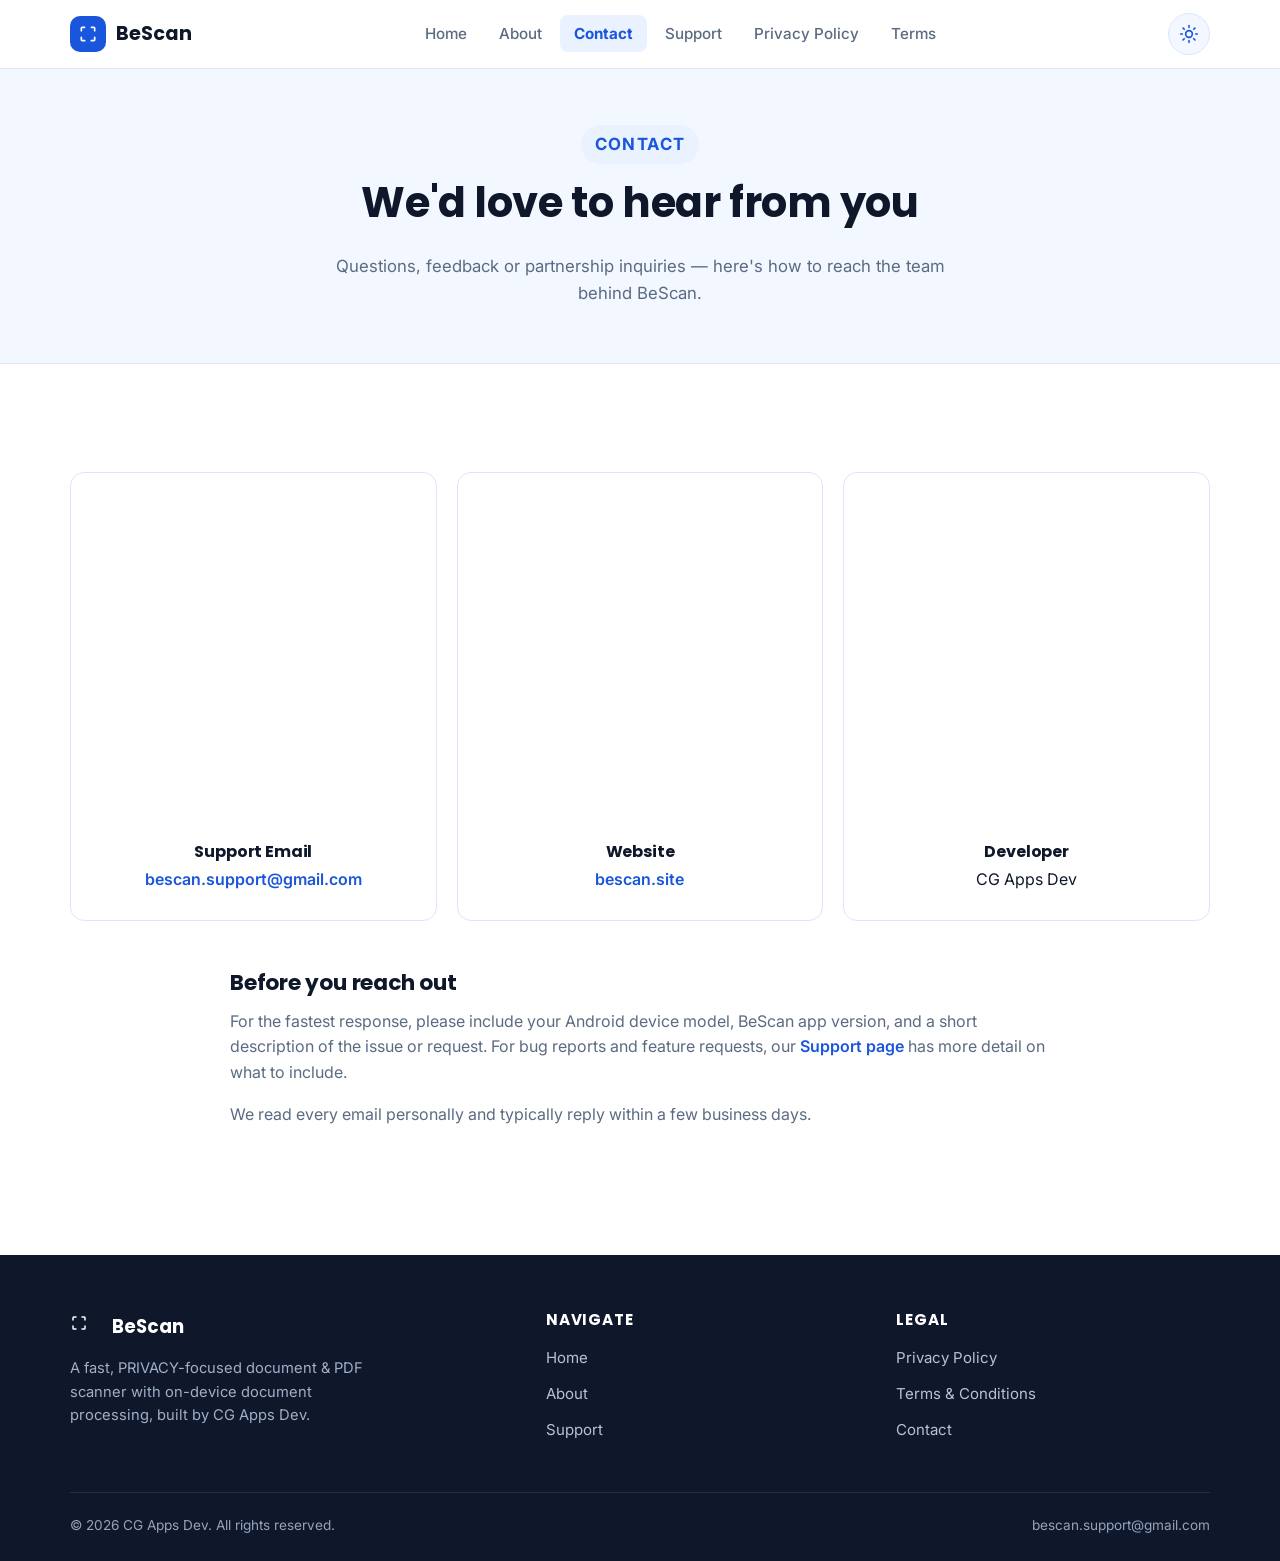
<file: contact.html>
<!DOCTYPE html>
<html lang="en">
<head>
<meta charset="UTF-8">
<meta name="viewport" content="width=device-width, initial-scale=1.0">
<title>Contact BeScan – CG Apps Dev</title>
<meta name="description" content="Get in touch with CG Apps Dev, the developer of BeScan. Reach us by email for support, feedback or general inquiries.">
<meta name="author" content="CG Apps Dev">
<link rel="canonical" href="https://bescan.site/contact.html">

<meta property="og:type" content="website">
<meta property="og:title" content="Contact BeScan">
<meta property="og:description" content="Reach CG Apps Dev, the developer of BeScan, for support or feedback.">
<meta property="og:url" content="https://bescan.site/contact.html">
<meta property="og:site_name" content="BeScan">

<link rel="icon" href="assets/images/favicon.svg" type="image/svg+xml">
<link rel="apple-touch-icon" href="assets/images/favicon.svg">
<link rel="stylesheet" href="assets/css/style.css">
<script>
  (function () {
    try {
      var t = localStorage.getItem('bescan-theme');
      if (t === 'dark') document.documentElement.setAttribute('data-theme', 'dark');
    } catch (e) {}
  })();
</script>
</head>
<body>
<a class="skip-link" href="#main">Skip to main content</a>

<header class="site-header">
  <nav class="nav container" aria-label="Primary">
    <a href="index.html" class="brand">
      <span class="logo-mark" aria-hidden="true">
        <svg viewBox="0 0 24 24" fill="none" stroke="#fff" stroke-width="2" stroke-linecap="round" stroke-linejoin="round"><path d="M4 8V5a1 1 0 0 1 1-1h3"/><path d="M20 8V5a1 1 0 0 0-1-1h-3"/><path d="M4 16v3a1 1 0 0 0 1 1h3"/><path d="M20 16v3a1 1 0 0 1-1 1h-3"/></svg>
      </span>
      BeScan
    </a>
    <ul class="nav-links" id="nav-links">
      <li><a href="index.html">Home</a></li>
      <li><a href="about.html">About</a></li>
      <li><a href="contact.html" aria-current="page">Contact</a></li>
      <li><a href="support.html">Support</a></li>
      <li><a href="privacy-policy.html">Privacy Policy</a></li>
      <li><a href="terms.html">Terms</a></li>
    </ul>
    <div class="nav-actions">
      <button class="theme-toggle" type="button" aria-label="Toggle dark mode" aria-pressed="false">
        <svg class="icon-sun" viewBox="0 0 24 24" fill="none" stroke="currentColor" stroke-width="2" stroke-linecap="round" stroke-linejoin="round"><circle cx="12" cy="12" r="4"/><path d="M12 2v2M12 20v2M4.9 4.9l1.4 1.4M17.7 17.7l1.4 1.4M2 12h2M20 12h2M4.9 19.1l1.4-1.4M17.7 6.3l1.4-1.4"/></svg>
        <svg class="icon-moon" viewBox="0 0 24 24" fill="none" stroke="currentColor" stroke-width="2" stroke-linecap="round" stroke-linejoin="round"><path d="M21 12.8A9 9 0 1 1 11.2 3 7 7 0 0 0 21 12.8Z"/></svg>
      </button>
      <button class="nav-toggle" type="button" aria-label="Open menu" aria-expanded="false" aria-controls="nav-links">
        <svg viewBox="0 0 24 24" fill="none" stroke="currentColor" stroke-width="2" stroke-linecap="round" stroke-linejoin="round"><path d="M4 7h16M4 12h16M4 17h16"/></svg>
      </button>
    </div>
  </nav>
</header>

<main id="main">

  <section class="page-hero">
    <div class="container">
      <p class="eyebrow">Contact</p>
      <h1>We'd love to hear from you</h1>
      <p>Questions, feedback or partnership inquiries — here's how to reach the team behind BeScan.</p>
    </div>
  </section>

  <section>
    <div class="container">
      <div class="contact-grid">

        <div class="contact-card reveal">
          <div class="value-icon"><svg viewBox="0 0 24 24" fill="none" stroke="#fff" stroke-width="2" stroke-linecap="round" stroke-linejoin="round"><rect x="3" y="4" width="18" height="16" rx="2"/><path d="m3 6 9 7 9-7"/></svg></div>
          <h3>Support Email</h3>
          <a class="contact-link" href="mailto:bescan.support@gmail.com">bescan.support@gmail.com</a>
        </div>

        <div class="contact-card reveal">
          <div class="value-icon"><svg viewBox="0 0 24 24" fill="none" stroke="#fff" stroke-width="2" stroke-linecap="round" stroke-linejoin="round"><circle cx="12" cy="12" r="9"/><path d="M3 12h18M12 3a14 14 0 0 1 0 18M12 3a14 14 0 0 0 0 18"/></svg></div>
          <h3>Website</h3>
          <a class="contact-link" href="https://bescan.site" target="_blank" rel="noopener">bescan.site</a>
        </div>

        <div class="contact-card reveal">
          <div class="value-icon"><svg viewBox="0 0 24 24" fill="none" stroke="#fff" stroke-width="2" stroke-linecap="round" stroke-linejoin="round"><rect x="3" y="8" width="18" height="13" rx="2"/><path d="M8 8V6a4 4 0 0 1 8 0v2"/></svg></div>
          <h3>Developer</h3>
          <span class="contact-link">CG Apps Dev</span>
        </div>

      </div>

      <div class="content-block mt-lg reveal">
        <h2>Before you reach out</h2>
        <p>For the fastest response, please include your Android device model, BeScan app version, and a short description of the issue or request. For bug reports and feature requests, our <a href="support.html" style="color:var(--color-primary); font-weight:600;">Support page</a> has more detail on what to include.</p>
        <p>We read every email personally and typically reply within a few business days.</p>
      </div>
    </div>
  </section>

</main>

<footer class="site-footer">
  <div class="container">
    <div class="footer-grid">
      <div class="footer-col">
        <div class="footer-brand">
          <span class="logo-mark" style="width:32px;height:32px;" aria-hidden="true">
            <svg viewBox="0 0 24 24" fill="none" stroke="#fff" stroke-width="2" stroke-linecap="round" stroke-linejoin="round" width="18" height="18"><path d="M4 8V5a1 1 0 0 1 1-1h3"/><path d="M20 8V5a1 1 0 0 0-1-1h-3"/><path d="M4 16v3a1 1 0 0 0 1 1h3"/><path d="M20 16v3a1 1 0 0 1-1 1h-3"/></svg>
          </span>
          <span>BeScan</span>
        </div>
        <p class="footer-desc">A fast, PRIVACY-focused document &amp; PDF scanner with on-device document processing, built by CG Apps Dev.</p>
      </div>
      <div class="footer-col">
        <h4>Navigate</h4>
        <ul>
          <li><a href="index.html">Home</a></li>
          <li><a href="about.html">About</a></li>
          <li><a href="support.html">Support</a></li>
        </ul>
      </div>
      <div class="footer-col">
        <h4>Legal</h4>
        <ul>
          <li><a href="privacy-policy.html">Privacy Policy</a></li>
          <li><a href="terms.html">Terms &amp; Conditions</a></li>
          <li><a href="contact.html">Contact</a></li>
        </ul>
      </div>
    </div>
    <div class="footer-bottom">
      <span>&copy; <span data-current-year>2026</span> CG Apps Dev. All rights reserved.</span>
      <span>bescan.support@gmail.com</span>
    </div>
  </div>
</footer>

<button class="scroll-top-btn" type="button" aria-label="Scroll to top">
  <svg viewBox="0 0 24 24" fill="none" stroke="currentColor" stroke-width="2" stroke-linecap="round" stroke-linejoin="round"><path d="M12 19V5M5 12l7-7 7 7"/></svg>
</button>

<script src="assets/js/main.js"></script>
</body>
</html>
</file>
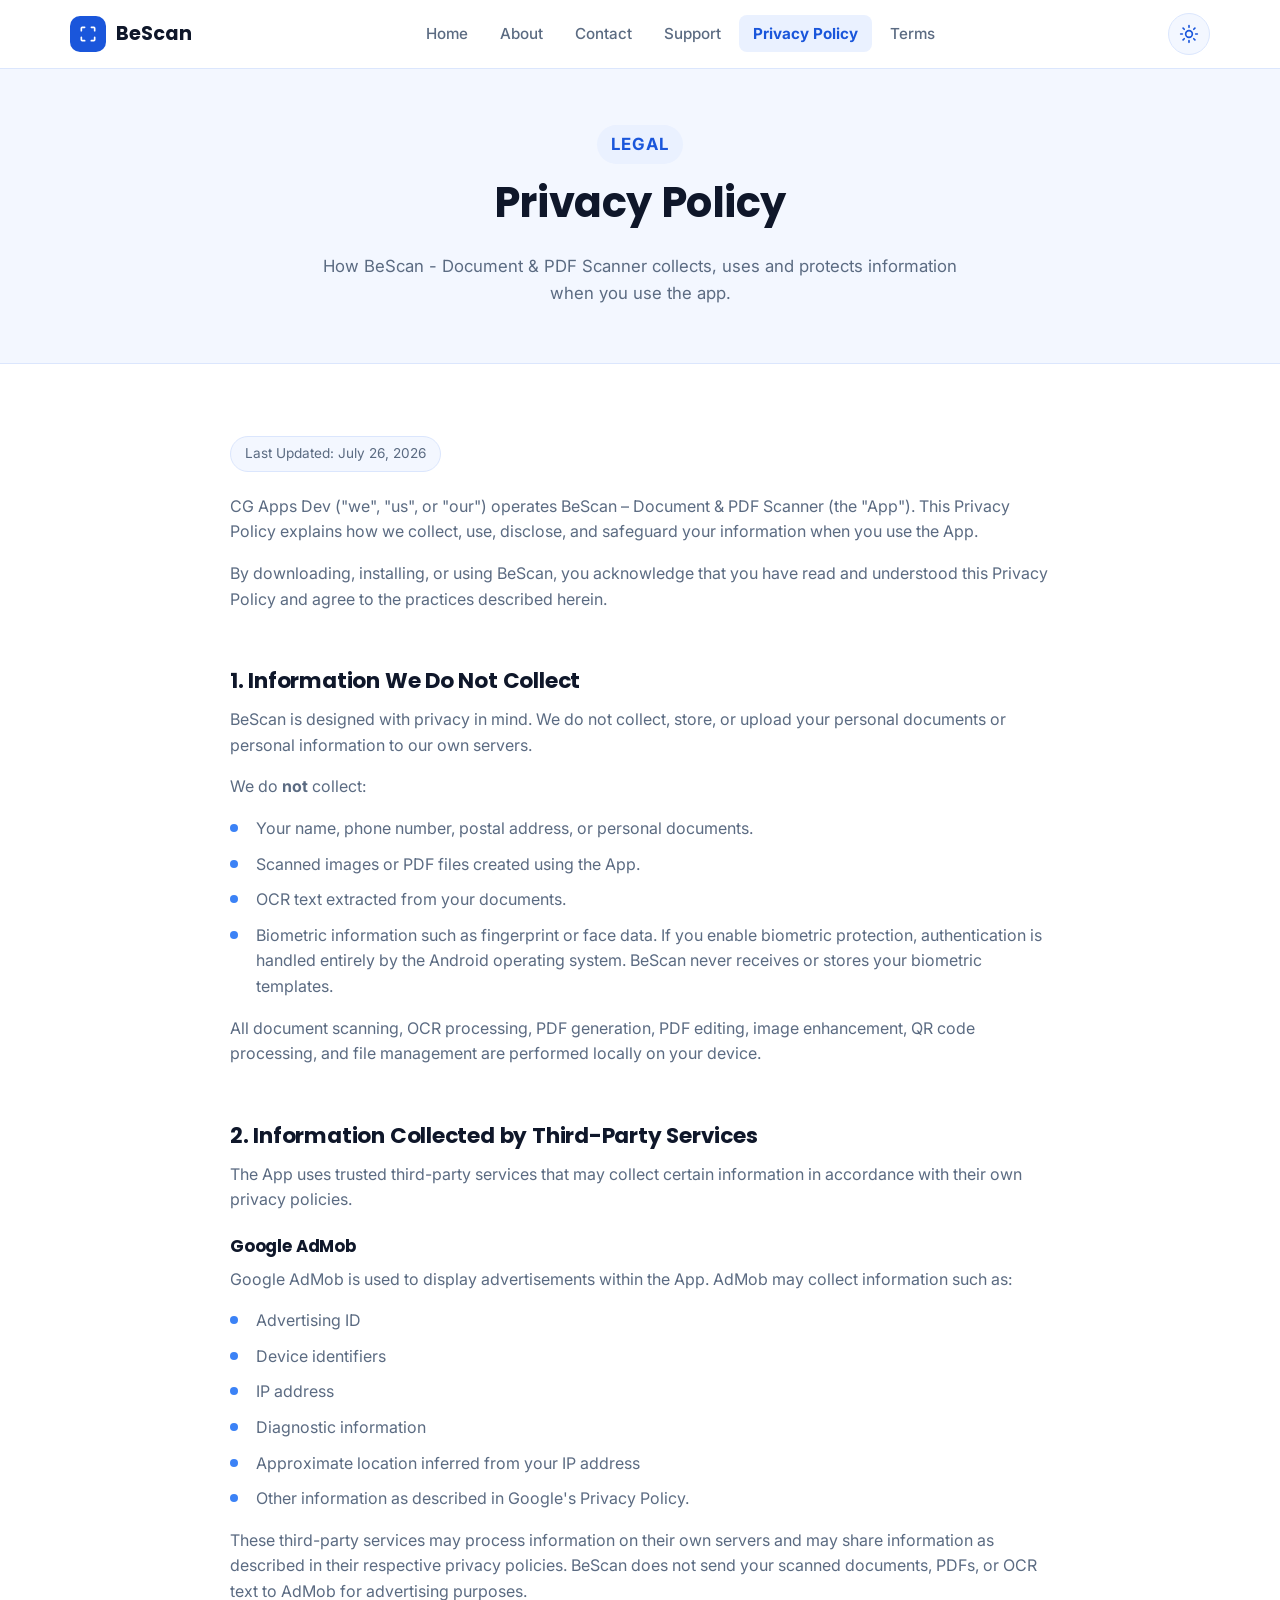
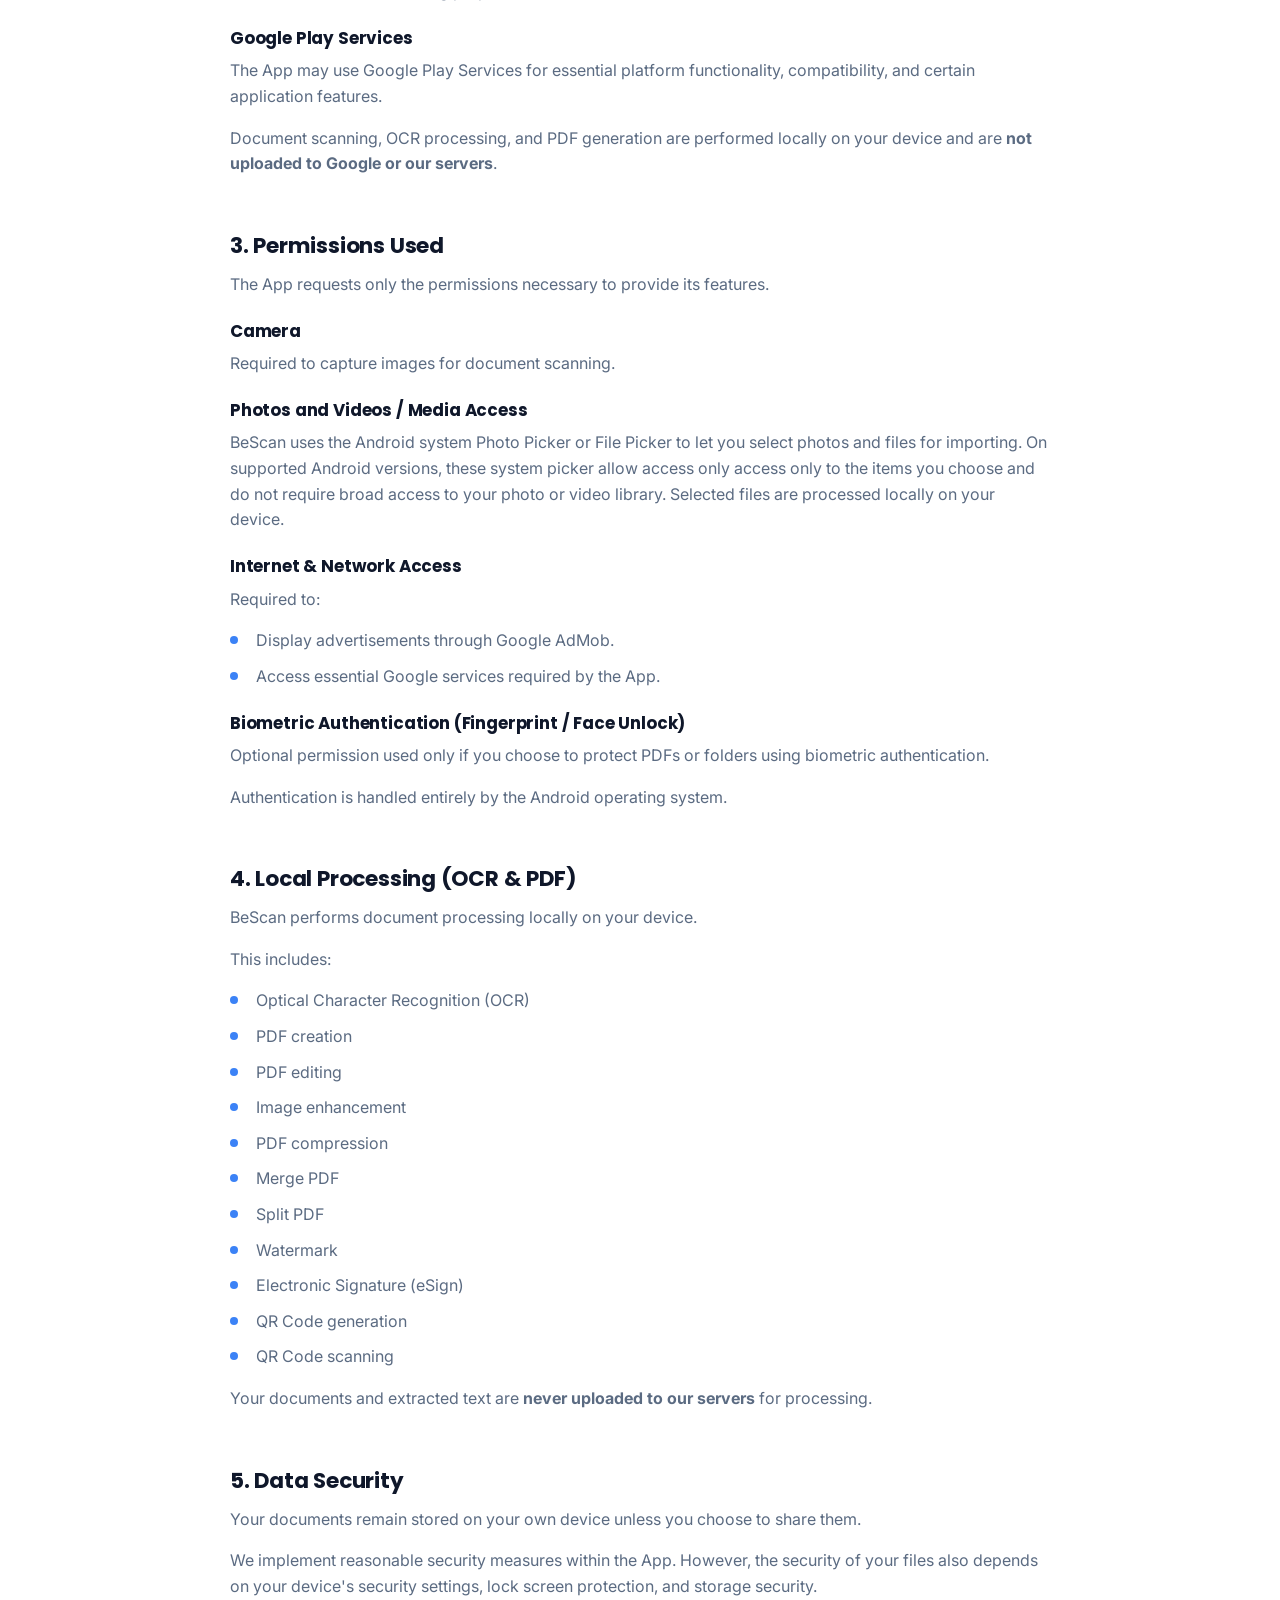
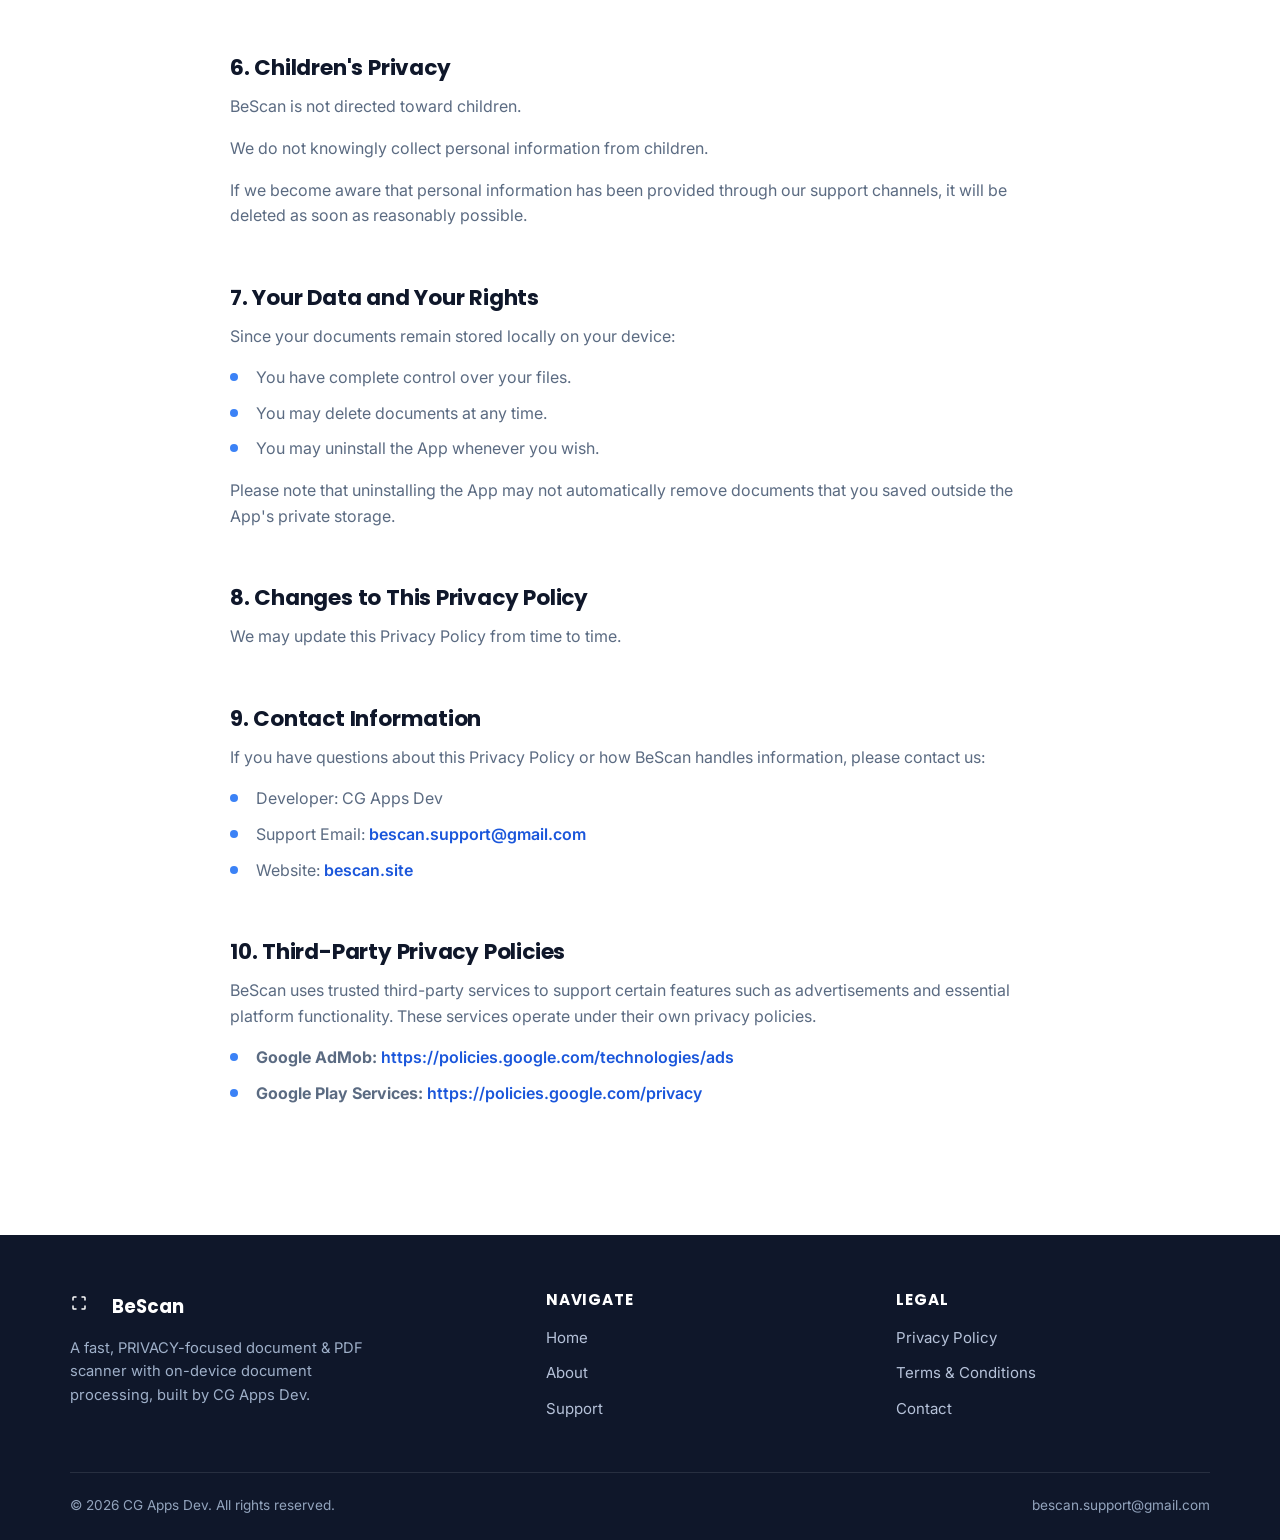
<file: privacy-policy.html>
<!DOCTYPE html>
<html lang="en">
<head>
<meta charset="UTF-8">
<meta name="viewport" content="width=device-width, initial-scale=1.0">
<title>Privacy Policy – BeScan - Document & PDF Scanner</title>
<meta name="description" content="Read the BeScan - Document & PDF Scanner privacy policy: what information is collected, how camera and storage permissions are used, and how Google AdMob advertising works.">
<meta name="author" content="CG Apps Dev">
<link rel="canonical" href="https://bescan.site/privacy-policy.html">

<meta property="og:type" content="website">
<meta property="og:title" content="Privacy Policy – BeScan - Document & PDF Scanner">
<meta property="og:description" content="How BeScan collects, uses and protects information, including camera, storage and advertising details.">
<meta property="og:url" content="https://bescan.site/privacy-policy.html">
<meta property="og:site_name" content="BeScan - Document & PDF Scanner">

<link rel="icon" href="assets/images/favicon.svg" type="image/svg+xml">
<link rel="apple-touch-icon" href="assets/images/favicon.svg">
<link rel="stylesheet" href="assets/css/style.css">
<script>
  (function () {
    try {
      var t = localStorage.getItem('bescan-theme');
      if (t === 'dark') document.documentElement.setAttribute('data-theme', 'dark');
    } catch (e) {}
  })();
</script>
</head>
<body>
<a class="skip-link" href="#main">Skip to main content</a>

<header class="site-header">
  <nav class="nav container" aria-label="Primary">
    <a href="index.html" class="brand">
      <span class="logo-mark" aria-hidden="true">
        <svg viewBox="0 0 24 24" fill="none" stroke="#fff" stroke-width="2" stroke-linecap="round" stroke-linejoin="round"><path d="M4 8V5a1 1 0 0 1 1-1h3"/><path d="M20 8V5a1 1 0 0 0-1-1h-3"/><path d="M4 16v3a1 1 0 0 0 1 1h3"/><path d="M20 16v3a1 1 0 0 1-1 1h-3"/></svg>
      </span>
      BeScan
    </a>
    <ul class="nav-links" id="nav-links">
      <li><a href="index.html">Home</a></li>
      <li><a href="about.html">About</a></li>
      <li><a href="contact.html">Contact</a></li>
      <li><a href="support.html">Support</a></li>
      <li><a href="privacy-policy.html" aria-current="page">Privacy Policy</a></li>
      <li><a href="terms.html">Terms</a></li>
    </ul>
    <div class="nav-actions">
      <button class="theme-toggle" type="button" aria-label="Toggle dark mode" aria-pressed="false">
        <svg class="icon-sun" viewBox="0 0 24 24" fill="none" stroke="currentColor" stroke-width="2" stroke-linecap="round" stroke-linejoin="round"><circle cx="12" cy="12" r="4"/><path d="M12 2v2M12 20v2M4.9 4.9l1.4 1.4M17.7 17.7l1.4 1.4M2 12h2M20 12h2M4.9 19.1l1.4-1.4M17.7 6.3l1.4-1.4"/></svg>
        <svg class="icon-moon" viewBox="0 0 24 24" fill="none" stroke="currentColor" stroke-width="2" stroke-linecap="round" stroke-linejoin="round"><path d="M21 12.8A9 9 0 1 1 11.2 3 7 7 0 0 0 21 12.8Z"/></svg>
      </button>
      <button class="nav-toggle" type="button" aria-label="Open menu" aria-expanded="false" aria-controls="nav-links">
        <svg viewBox="0 0 24 24" fill="none" stroke="currentColor" stroke-width="2" stroke-linecap="round" stroke-linejoin="round"><path d="M4 7h16M4 12h16M4 17h16"/></svg>
      </button>
    </div>
  </nav>
</header>

<main id="main">

  <section class="page-hero">
    <div class="container">
      <p class="eyebrow">Legal</p>
      <h1>Privacy Policy</h1>
      <p>How BeScan - Document & PDF Scanner collects, uses and protects information when you use the app.</p>
    </div>
  </section>

  <section>
    <div class="container">
      <div class="content-block reveal">
        <span class="updated-note">Last Updated: July 26, 2026</span>

        <p>CG Apps Dev ("we", "us", or "our") operates BeScan – Document &amp; PDF Scanner (the "App"). This Privacy Policy explains how we collect, use, disclose, and safeguard your information when you use the App.</p>
        <p>By downloading, installing, or using BeScan, you acknowledge that you have read and understood this Privacy Policy and agree to the practices described herein.</p>

        <h2>1. Information We Do Not Collect</h2>
        <p>BeScan is designed with privacy in mind. We do not collect, store, or upload your personal documents or personal information to our own servers.</p>
        <p>We do <strong>not</strong> collect:</p>
        <ul>
          <li>Your name, phone number, postal address, or personal documents.</li>
          <li>Scanned images or PDF files created using the App.</li>
          <li>OCR text extracted from your documents.</li>
          <li>Biometric information such as fingerprint or face data. If you enable biometric protection, authentication is handled entirely by the Android operating system. BeScan never receives or stores your biometric templates.</li>
        </ul>
        <p>All document scanning, OCR processing, PDF generation, PDF editing, image enhancement, QR code processing, and file management are performed locally on your device.</p>

        <h2>2. Information Collected by Third-Party Services</h2>
        <p>The App uses trusted third-party services that may collect certain information in accordance with their own privacy policies.</p>

        <h3>Google AdMob</h3>
        <p>Google AdMob is used to display advertisements within the App. AdMob may collect information such as:</p>
        <ul>
          <li>Advertising ID</li>
          <li>Device identifiers</li>
          <li>IP address</li>
          <li>Diagnostic information</li>
          <li>Approximate location inferred from your IP address</li>
          <li>Other information as described in Google's Privacy Policy.</li>
        </ul>
        <p>These third-party services may process information on their own servers and may share information as described in their respective privacy policies. BeScan does not send your scanned documents, PDFs, or OCR text to AdMob for advertising purposes.</p>

        <h3>Google Play Services</h3>
        <p>The App may use Google Play Services for essential platform functionality, compatibility, and certain application features.</p>
        <p>Document scanning, OCR processing, and PDF generation are performed locally on your device and are <strong>not uploaded to Google or our servers</strong>.</p>

        <h2>3. Permissions Used</h2>
        <p>The App requests only the permissions necessary to provide its features.</p>

        <h3>Camera</h3>
        <p>Required to capture images for document scanning.</p>

        <h3>Photos and Videos / Media Access</h3>
        <p>BeScan uses the Android system Photo Picker or File Picker to let you select photos and files for importing.  On supported Android versions, these system picker allow access only access only to the items you choose and do not require broad access to your photo or video library. Selected files are processed locally on your device.</p>

        <h3>Internet &amp; Network Access</h3>
        <p>Required to:</p>
        <ul>
          <li>Display advertisements through Google AdMob.</li>
          <li>Access essential Google services required by the App.</li>
        </ul>

        <h3>Biometric Authentication (Fingerprint / Face Unlock)</h3>
        <p>Optional permission used only if you choose to protect PDFs or folders using biometric authentication.</p>
        <p>Authentication is handled entirely by the Android operating system.</p>

        <h2>4. Local Processing (OCR &amp; PDF)</h2>
        <p>BeScan performs document processing locally on your device.</p>
        <p>This includes:</p>
        <ul>
          <li>Optical Character Recognition (OCR)</li>
          <li>PDF creation</li>
          <li>PDF editing</li>
          <li>Image enhancement</li>
          <li>PDF compression</li>
          <li>Merge PDF</li>
          <li>Split PDF</li>
          <li>Watermark</li>
          <li>Electronic Signature (eSign)</li>
          <li>QR Code generation</li>
          <li>QR Code scanning</li>
        </ul>
        <p>Your documents and extracted text are <strong>never uploaded to our servers</strong> for processing.</p>

        <h2>5. Data Security</h2>
        <p>Your documents remain stored on your own device unless you choose to share them.</p>
        <p>We implement reasonable security measures within the App. However, the security of your files also depends on your device's security settings, lock screen protection, and storage security.</p>

        <h2>6. Children's Privacy</h2>
        <p>BeScan is not directed toward children.</p>
        <p>We do not knowingly collect personal information from children.</p>
        <p>If we become aware that personal information has been provided through our support channels, it will be deleted as soon as reasonably possible.</p>

        <h2>7. Your Data and Your Rights</h2>
        <p>Since your documents remain stored locally on your device:</p>
        <ul>
          <li>You have complete control over your files.</li>
          <li>You may delete documents at any time.</li>
          <li>You may uninstall the App whenever you wish.</li>
        </ul>
        <p>Please note that uninstalling the App may not automatically remove documents that you saved outside the App's private storage.</p>

        <h2>8. Changes to This Privacy Policy</h2>
        <p>We may update this Privacy Policy from time to time.</p>

        <h2>9. Contact Information</h2>
        <p>If you have questions about this Privacy Policy or how BeScan handles information, please contact us:</p>
        <ul>
          <li>Developer: CG Apps Dev</li>
          <li>Support Email: <a href="mailto:bescan.support@gmail.com" style="color:var(--color-primary); font-weight:600;">bescan.support@gmail.com</a></li>
          <li>Website: <a href="https://bescan.site" style="color:var(--color-primary); font-weight:600;">bescan.site</a></li>
        </ul>
        <h2>10. Third-Party Privacy Policies</h2>

<p>
BeScan uses trusted third-party services to support certain features such as advertisements and essential platform functionality.
These services operate under their own privacy policies.
</p>

<ul>
    <li>
        <strong>Google AdMob:</strong>
        <a href="https://policies.google.com/technologies/ads" target="_blank" rel="noopener noreferrer" style="color:var(--color-primary);font-weight:600;">
            https://policies.google.com/technologies/ads
        </a>
    </li>

    <li>
        <strong>Google Play Services:</strong>
        <a href="https://policies.google.com/privacy" target="_blank" rel="noopener noreferrer" style="color:var(--color-primary);font-weight:600;">
            https://policies.google.com/privacy
        </a>
    </li>
</ul>
      </div>
    </div>
  </section>

</main>

<footer class="site-footer">
  <div class="container">
    <div class="footer-grid">
      <div class="footer-col">
        <div class="footer-brand">
          <span class="logo-mark" style="width:32px;height:32px;" aria-hidden="true">
            <svg viewBox="0 0 24 24" fill="none" stroke="#fff" stroke-width="2" stroke-linecap="round" stroke-linejoin="round" width="18" height="18"><path d="M4 8V5a1 1 0 0 1 1-1h3"/><path d="M20 8V5a1 1 0 0 0-1-1h-3"/><path d="M4 16v3a1 1 0 0 0 1 1h3"/><path d="M20 16v3a1 1 0 0 1-1 1h-3"/></svg>
          </span>
          <span>BeScan</span>
        </div>
        <p class="footer-desc">A fast, PRIVACY-focused document &amp; PDF scanner with on-device document processing, built by CG Apps Dev.</p>
      </div>
      <div class="footer-col">
        <h4>Navigate</h4>
        <ul>
          <li><a href="index.html">Home</a></li>
          <li><a href="about.html">About</a></li>
          <li><a href="support.html">Support</a></li>
        </ul>
      </div>
      <div class="footer-col">
        <h4>Legal</h4>
        <ul>
          <li><a href="privacy-policy.html">Privacy Policy</a></li>
          <li><a href="terms.html">Terms &amp; Conditions</a></li>
          <li><a href="contact.html">Contact</a></li>
        </ul>
      </div>
    </div>
    <div class="footer-bottom">
      <span>&copy; <span data-current-year>2026</span> CG Apps Dev. All rights reserved.</span>
      <span>bescan.support@gmail.com</span>
    </div>
  </div>
</footer>

<button class="scroll-top-btn" type="button" aria-label="Scroll to top">
  <svg viewBox="0 0 24 24" fill="none" stroke="currentColor" stroke-width="2" stroke-linecap="round" stroke-linejoin="round"><path d="M12 19V5M5 12l7-7 7 7"/></svg>
</button>

<script src="assets/js/main.js"></script>
</body>
</html>
</file>
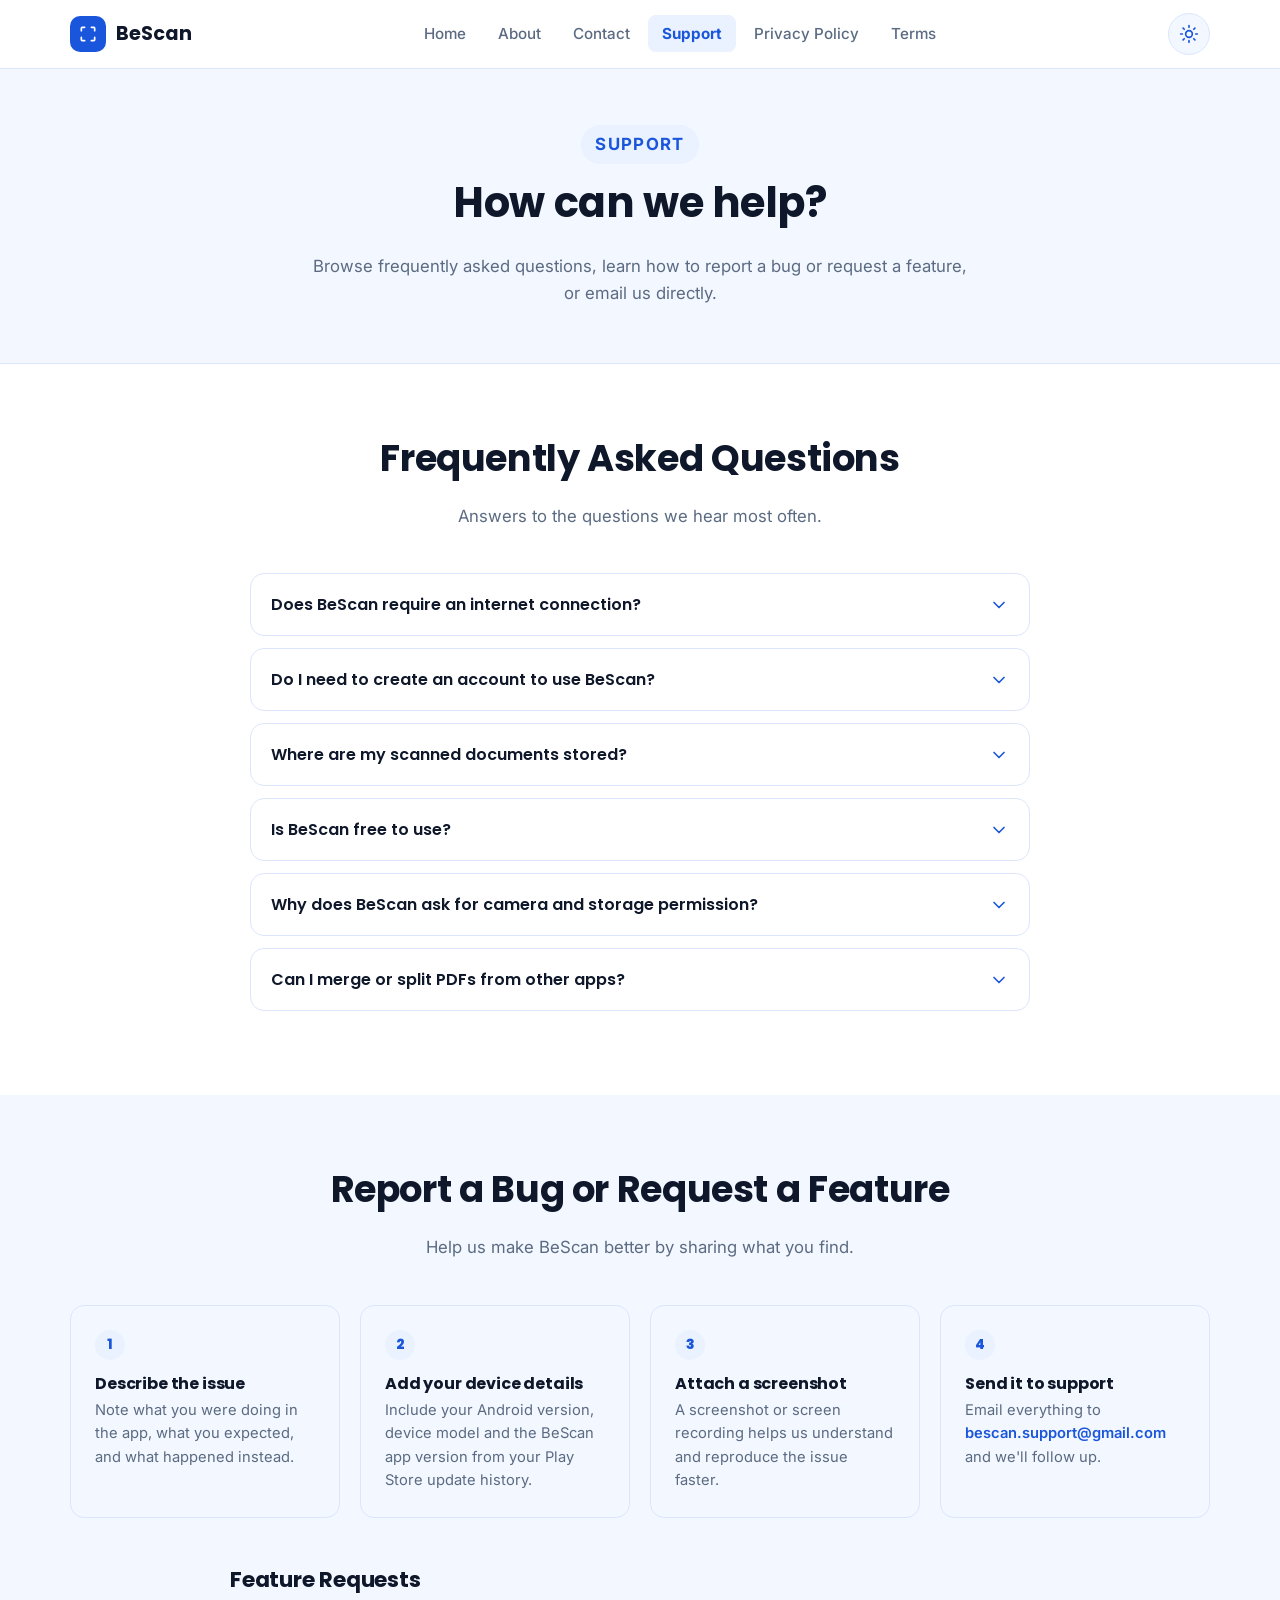
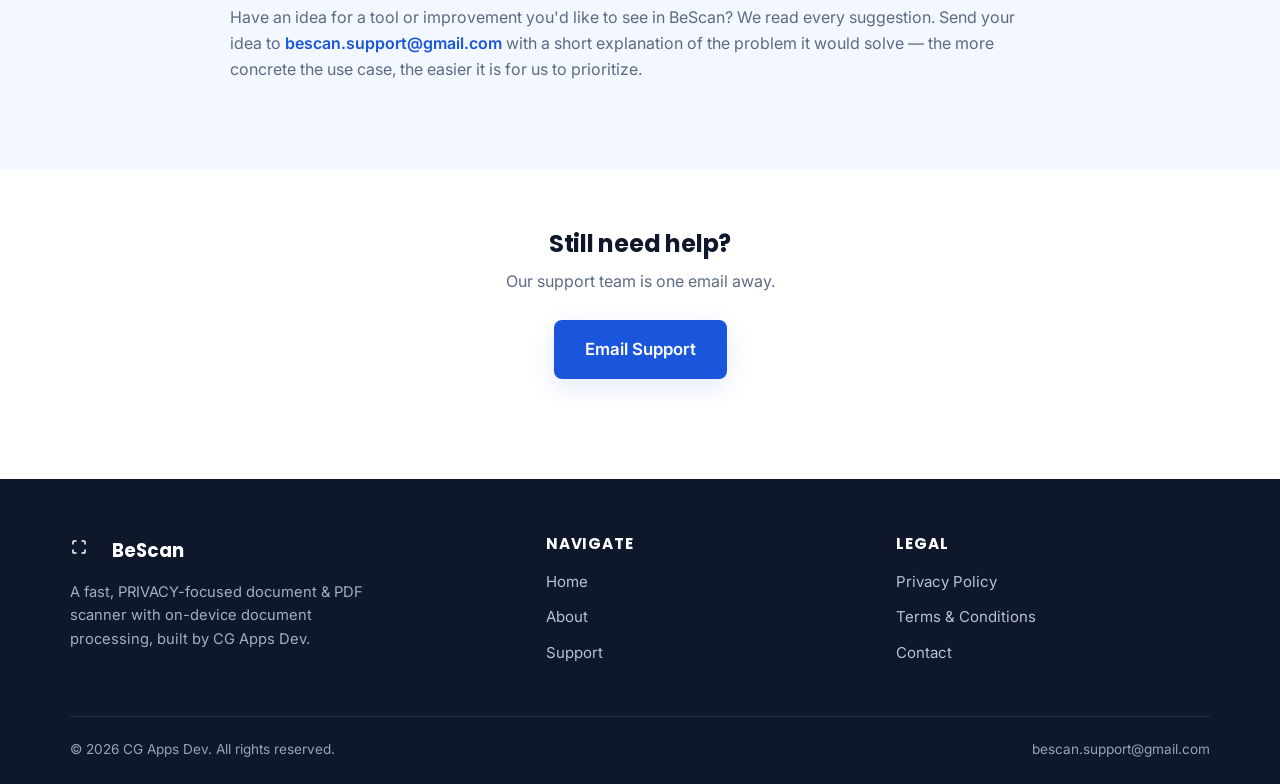
<file: support.html>
<!DOCTYPE html>
<html lang="en">
<head>
<meta charset="UTF-8">
<meta name="viewport" content="width=device-width, initial-scale=1.0">
<title>Support &amp; FAQ – BeScan</title>
<meta name="description" content="Find answers to common BeScan questions, learn how to report bugs or request features, and get in touch with support.">
<meta name="author" content="CG Apps Dev">
<link rel="canonical" href="https://bescan.site/support.html">

<meta property="og:type" content="website">
<meta property="og:title" content="Support &amp; FAQ – BeScan">
<meta property="og:description" content="BeScan support, frequently asked questions, bug reporting and feature requests.">
<meta property="og:url" content="https://bescan.site/support.html">
<meta property="og:site_name" content="BeScan">

<link rel="icon" href="assets/images/favicon.svg" type="image/svg+xml">
<link rel="apple-touch-icon" href="assets/images/favicon.svg">
<link rel="stylesheet" href="assets/css/style.css">
<script>
  (function () {
    try {
      var t = localStorage.getItem('bescan-theme');
      if (t === 'dark') document.documentElement.setAttribute('data-theme', 'dark');
    } catch (e) {}
  })();
</script>

<script type="application/ld+json">
{
  "@context": "https://schema.org",
  "@type": "FAQPage",
  "mainEntity": [
    {
      "@type": "Question",
      "name": "Does BeScan require an internet connection?",
      "acceptedAnswer": { "@type": "Answer", "text": "No. Core features such as scanning, OCR and PDF tools work fully offline. An internet connection is only used to display ads." }
    },
    {
      "@type": "Question",
      "name": "Do I need to create an account to use BeScan?",
      "acceptedAnswer": { "@type": "Answer", "text": "No account or sign-in is required. You can start scanning documents immediately after installing the app." }
    },
    {
      "@type": "Question",
      "name": "Where are my scanned documents stored?",
      "acceptedAnswer": { "@type": "Answer", "text": "All scanned documents and generated PDFs are stored locally on your device's storage, never uploaded to a remote server." }
    },
    {
      "@type": "Question",
      "name": "Is BeScan free to use?",
      "acceptedAnswer": { "@type": "Answer", "text": "Yes. BeScan is free to download and use, and is supported by Google AdMob advertisements." }
    }
  ]
}
</script>
</head>
<body>
<a class="skip-link" href="#main">Skip to main content</a>

<header class="site-header">
  <nav class="nav container" aria-label="Primary">
    <a href="index.html" class="brand">
      <span class="logo-mark" aria-hidden="true">
        <svg viewBox="0 0 24 24" fill="none" stroke="#fff" stroke-width="2" stroke-linecap="round" stroke-linejoin="round"><path d="M4 8V5a1 1 0 0 1 1-1h3"/><path d="M20 8V5a1 1 0 0 0-1-1h-3"/><path d="M4 16v3a1 1 0 0 0 1 1h3"/><path d="M20 16v3a1 1 0 0 1-1 1h-3"/></svg>
      </span>
      BeScan
    </a>
    <ul class="nav-links" id="nav-links">
      <li><a href="index.html">Home</a></li>
      <li><a href="about.html">About</a></li>
      <li><a href="contact.html">Contact</a></li>
      <li><a href="support.html" aria-current="page">Support</a></li>
      <li><a href="privacy-policy.html">Privacy Policy</a></li>
      <li><a href="terms.html">Terms</a></li>
    </ul>
    <div class="nav-actions">
      <button class="theme-toggle" type="button" aria-label="Toggle dark mode" aria-pressed="false">
        <svg class="icon-sun" viewBox="0 0 24 24" fill="none" stroke="currentColor" stroke-width="2" stroke-linecap="round" stroke-linejoin="round"><circle cx="12" cy="12" r="4"/><path d="M12 2v2M12 20v2M4.9 4.9l1.4 1.4M17.7 17.7l1.4 1.4M2 12h2M20 12h2M4.9 19.1l1.4-1.4M17.7 6.3l1.4-1.4"/></svg>
        <svg class="icon-moon" viewBox="0 0 24 24" fill="none" stroke="currentColor" stroke-width="2" stroke-linecap="round" stroke-linejoin="round"><path d="M21 12.8A9 9 0 1 1 11.2 3 7 7 0 0 0 21 12.8Z"/></svg>
      </button>
      <button class="nav-toggle" type="button" aria-label="Open menu" aria-expanded="false" aria-controls="nav-links">
        <svg viewBox="0 0 24 24" fill="none" stroke="currentColor" stroke-width="2" stroke-linecap="round" stroke-linejoin="round"><path d="M4 7h16M4 12h16M4 17h16"/></svg>
      </button>
    </div>
  </nav>
</header>

<main id="main">

  <section class="page-hero">
    <div class="container">
      <p class="eyebrow">Support</p>
      <h1>How can we help?</h1>
      <p>Browse frequently asked questions, learn how to report a bug or request a feature, or email us directly.</p>
    </div>
  </section>

  <section>
    <div class="container">
      <div class="section-head reveal">
        <h2>Frequently Asked Questions</h2>
        <p>Answers to the questions we hear most often.</p>
      </div>

      <div class="faq-list reveal">
        <div class="faq-item">
          <button class="faq-question" aria-expanded="false">
            Does BeScan require an internet connection?
            <svg class="faq-chevron" viewBox="0 0 24 24" fill="none" stroke="currentColor" stroke-width="2" stroke-linecap="round" stroke-linejoin="round"><path d="m6 9 6 6 6-6"/></svg>
          </button>
          <div class="faq-answer">
            <p>No. Core features such as scanning, OCR and PDF tools work fully offline. An internet connection is only used to display ads.</p>
          </div>
        </div>

        <div class="faq-item">
          <button class="faq-question" aria-expanded="false">
            Do I need to create an account to use BeScan?
            <svg class="faq-chevron" viewBox="0 0 24 24" fill="none" stroke="currentColor" stroke-width="2" stroke-linecap="round" stroke-linejoin="round"><path d="m6 9 6 6 6-6"/></svg>
          </button>
          <div class="faq-answer">
            <p>No account or sign-in is required. Install the app and start scanning right away.</p>
          </div>
        </div>

        <div class="faq-item">
          <button class="faq-question" aria-expanded="false">
            Where are my scanned documents stored?
            <svg class="faq-chevron" viewBox="0 0 24 24" fill="none" stroke="currentColor" stroke-width="2" stroke-linecap="round" stroke-linejoin="round"><path d="m6 9 6 6 6-6"/></svg>
          </button>
          <div class="faq-answer">
            <p>All scanned documents and generated PDFs are stored locally on your device's storage. BeScan does not upload your documents to any server.</p>
          </div>
        </div>

        <div class="faq-item">
          <button class="faq-question" aria-expanded="false">
            Is BeScan free to use?
            <svg class="faq-chevron" viewBox="0 0 24 24" fill="none" stroke="currentColor" stroke-width="2" stroke-linecap="round" stroke-linejoin="round"><path d="m6 9 6 6 6-6"/></svg>
          </button>
          <div class="faq-answer">
            <p>Yes. BeScan is free to download and use, and is supported by Google AdMob advertisements.</p>
          </div>
        </div>

        <div class="faq-item">
          <button class="faq-question" aria-expanded="false">
            Why does BeScan ask for camera and storage permission?
            <svg class="faq-chevron" viewBox="0 0 24 24" fill="none" stroke="currentColor" stroke-width="2" stroke-linecap="round" stroke-linejoin="round"><path d="m6 9 6 6 6-6"/></svg>
          </button>
          <div class="faq-answer">
            <p>Camera permission is needed to capture documents, and storage permission is needed to save and open PDF files. Both permissions are used strictly for these on-device functions.</p>
          </div>
        </div>

        <div class="faq-item">
          <button class="faq-question" aria-expanded="false">
            Can I merge or split PDFs from other apps?
            <svg class="faq-chevron" viewBox="0 0 24 24" fill="none" stroke="currentColor" stroke-width="2" stroke-linecap="round" stroke-linejoin="round"><path d="m6 9 6 6 6-6"/></svg>
          </button>
          <div class="faq-answer">
            <p>Yes. You can import existing PDF files from your device's storage into BeScan's merge, split, compress and watermark tools.</p>
          </div>
        </div>
      </div>
    </div>
  </section>

  <section class="section-alt">
    <div class="container">
      <div class="section-head reveal">
        <h2>Report a Bug or Request a Feature</h2>
        <p>Help us make BeScan better by sharing what you find.</p>
      </div>
      <div class="steps-grid">
        <div class="step-card reveal">
          <span class="step-num">1</span>
          <h3>Describe the issue</h3>
          <p>Note what you were doing in the app, what you expected, and what happened instead.</p>
        </div>
        <div class="step-card reveal">
          <span class="step-num">2</span>
          <h3>Add your device details</h3>
          <p>Include your Android version, device model and the BeScan app version from your Play Store update history.</p>
        </div>
        <div class="step-card reveal">
          <span class="step-num">3</span>
          <h3>Attach a screenshot</h3>
          <p>A screenshot or screen recording helps us understand and reproduce the issue faster.</p>
        </div>
        <div class="step-card reveal">
          <span class="step-num">4</span>
          <h3>Send it to support</h3>
          <p>Email everything to <a href="mailto:bescan.support@gmail.com" style="color:var(--color-primary); font-weight:600;">bescan.support@gmail.com</a> and we'll follow up.</p>
        </div>
      </div>

      <div class="content-block mt-lg reveal">
        <h2>Feature Requests</h2>
        <p>Have an idea for a tool or improvement you'd like to see in BeScan? We read every suggestion. Send your idea to <a href="mailto:bescan.support@gmail.com" style="color:var(--color-primary); font-weight:600;">bescan.support@gmail.com</a> with a short explanation of the problem it would solve — the more concrete the use case, the easier it is for us to prioritize.</p>
      </div>
    </div>
  </section>

  <section class="cta-band">
    <div class="container reveal">
      <h2>Still need help?</h2>
      <p>Our support team is one email away.</p>
      <a class="btn btn-primary btn-lg" href="mailto:bescan.support@gmail.com">Email Support</a>
    </div>
  </section>

</main>

<footer class="site-footer">
  <div class="container">
    <div class="footer-grid">
      <div class="footer-col">
        <div class="footer-brand">
          <span class="logo-mark" style="width:32px;height:32px;" aria-hidden="true">
            <svg viewBox="0 0 24 24" fill="none" stroke="#fff" stroke-width="2" stroke-linecap="round" stroke-linejoin="round" width="18" height="18"><path d="M4 8V5a1 1 0 0 1 1-1h3"/><path d="M20 8V5a1 1 0 0 0-1-1h-3"/><path d="M4 16v3a1 1 0 0 0 1 1h3"/><path d="M20 16v3a1 1 0 0 1-1 1h-3"/></svg>
          </span>
          <span>BeScan</span>
        </div>
        <p class="footer-desc">A fast, PRIVACY-focused document &amp; PDF scanner with on-device document processing, built by CG Apps Dev.</p>
      </div>
      <div class="footer-col">
        <h4>Navigate</h4>
        <ul>
          <li><a href="index.html">Home</a></li>
          <li><a href="about.html">About</a></li>
          <li><a href="support.html">Support</a></li>
        </ul>
      </div>
      <div class="footer-col">
        <h4>Legal</h4>
        <ul>
          <li><a href="privacy-policy.html">Privacy Policy</a></li>
          <li><a href="terms.html">Terms &amp; Conditions</a></li>
          <li><a href="contact.html">Contact</a></li>
        </ul>
      </div>
    </div>
    <div class="footer-bottom">
      <span>&copy; <span data-current-year>2026</span> CG Apps Dev. All rights reserved.</span>
      <span>bescan.support@gmail.com</span>
    </div>
  </div>
</footer>

<button class="scroll-top-btn" type="button" aria-label="Scroll to top">
  <svg viewBox="0 0 24 24" fill="none" stroke="currentColor" stroke-width="2" stroke-linecap="round" stroke-linejoin="round"><path d="M12 19V5M5 12l7-7 7 7"/></svg>
</button>

<script src="assets/js/main.js"></script>
</body>
</html>
</file>
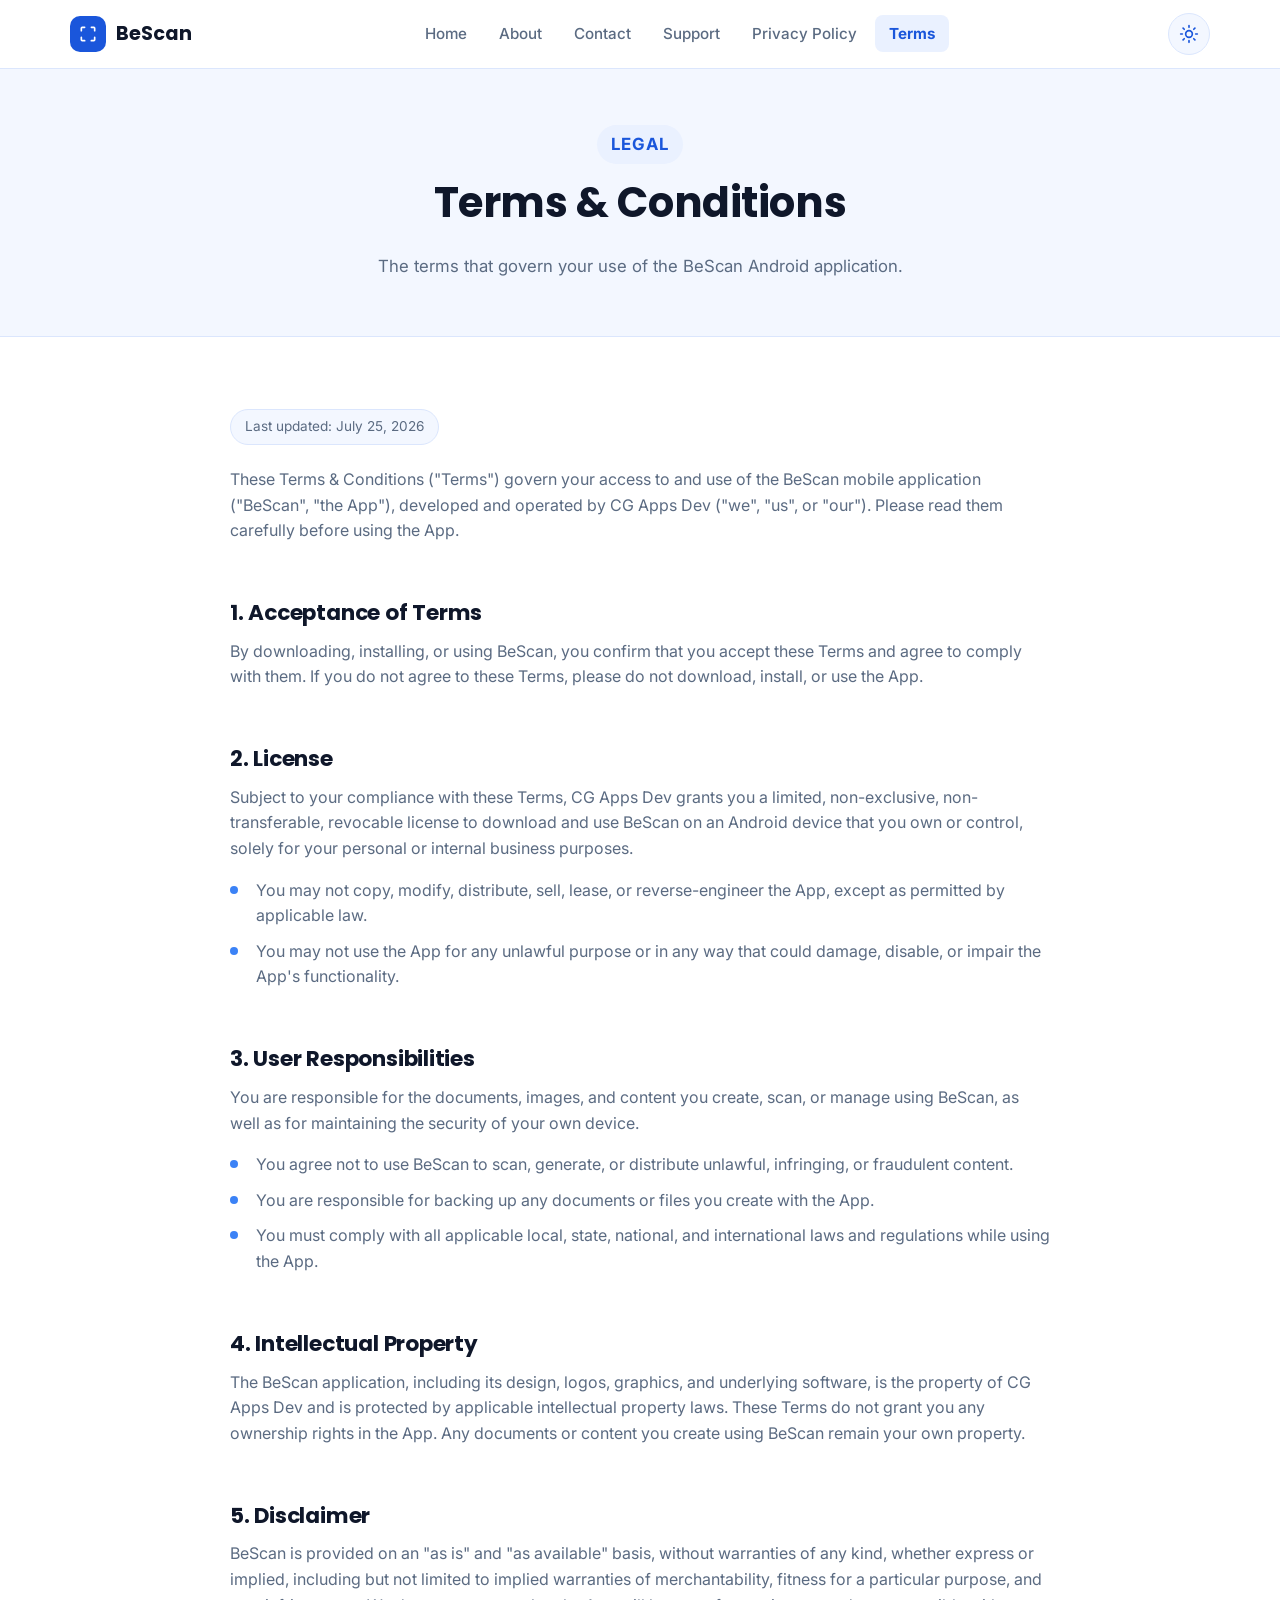
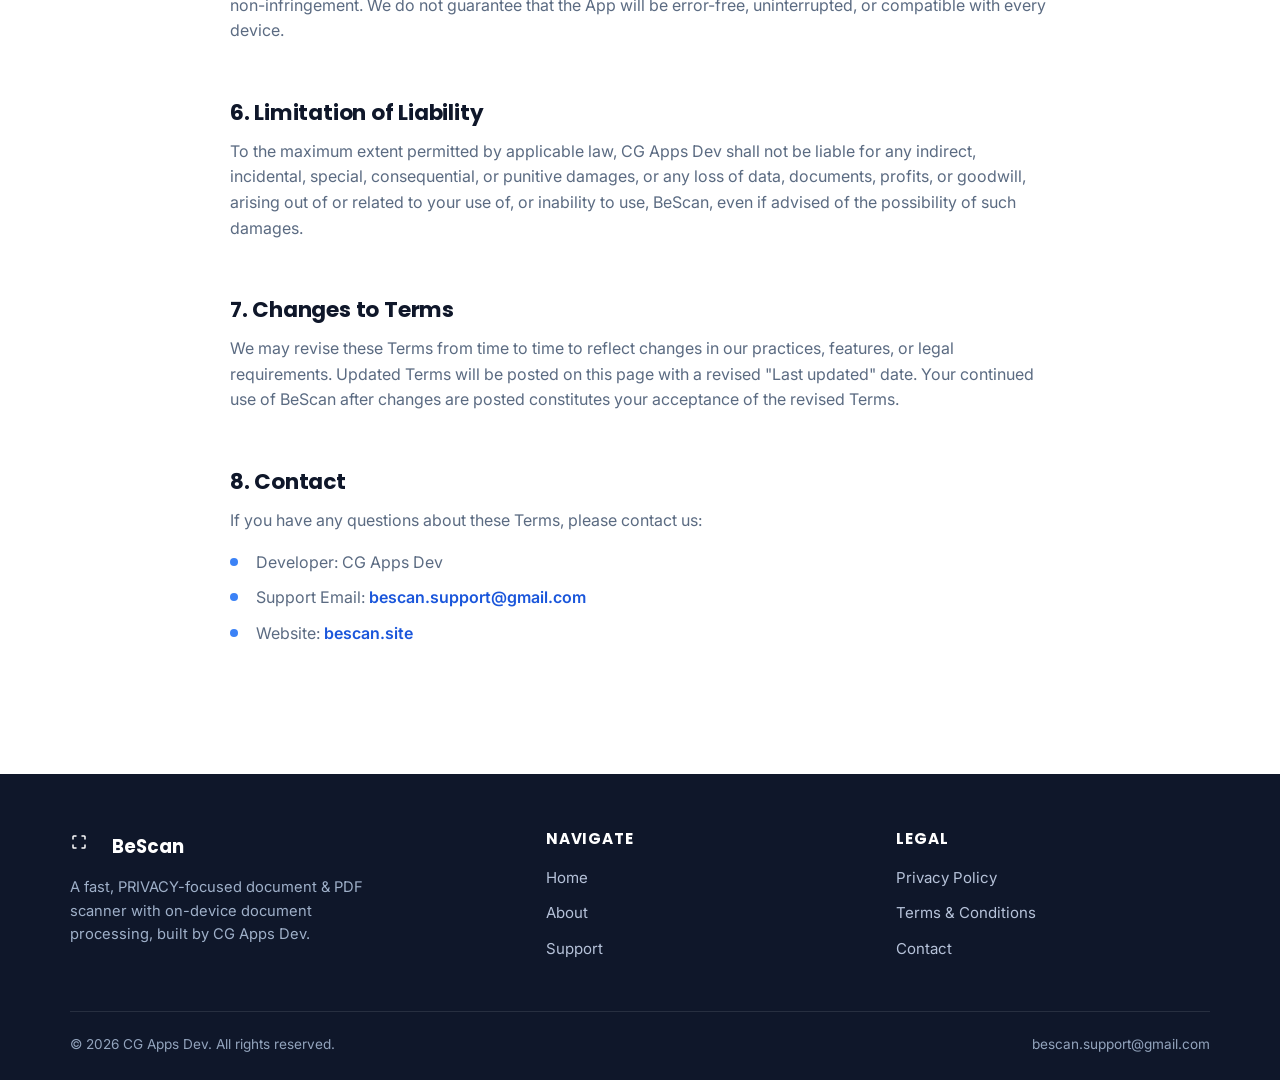
<file: terms.html>
<!DOCTYPE html>
<html lang="en">
<head>
<meta charset="UTF-8">
<meta name="viewport" content="width=device-width, initial-scale=1.0">
<title>Terms &amp; Conditions – BeScan</title>
<meta name="description" content="Read the Terms and Conditions for using the BeScan Android application, including license, user responsibilities and liability.">
<meta name="author" content="CG Apps Dev">
<link rel="canonical" href="https://bescan.site/terms.html">

<meta property="og:type" content="website">
<meta property="og:title" content="Terms &amp; Conditions – BeScan">
<meta property="og:description" content="The terms that govern your use of the BeScan Android application.">
<meta property="og:url" content="https://bescan.site/terms.html">
<meta property="og:site_name" content="BeScan">

<link rel="icon" href="assets/images/favicon.svg" type="image/svg+xml">
<link rel="apple-touch-icon" href="assets/images/favicon.svg">
<link rel="stylesheet" href="assets/css/style.css">
<script>
  (function () {
    try {
      var t = localStorage.getItem('bescan-theme');
      if (t === 'dark') document.documentElement.setAttribute('data-theme', 'dark');
    } catch (e) {}
  })();
</script>
</head>
<body>
<a class="skip-link" href="#main">Skip to main content</a>

<header class="site-header">
  <nav class="nav container" aria-label="Primary">
    <a href="index.html" class="brand">
      <span class="logo-mark" aria-hidden="true">
        <svg viewBox="0 0 24 24" fill="none" stroke="#fff" stroke-width="2" stroke-linecap="round" stroke-linejoin="round"><path d="M4 8V5a1 1 0 0 1 1-1h3"/><path d="M20 8V5a1 1 0 0 0-1-1h-3"/><path d="M4 16v3a1 1 0 0 0 1 1h3"/><path d="M20 16v3a1 1 0 0 1-1 1h-3"/></svg>
      </span>
      BeScan
    </a>
    <ul class="nav-links" id="nav-links">
      <li><a href="index.html">Home</a></li>
      <li><a href="about.html">About</a></li>
      <li><a href="contact.html">Contact</a></li>
      <li><a href="support.html">Support</a></li>
      <li><a href="privacy-policy.html">Privacy Policy</a></li>
      <li><a href="terms.html" aria-current="page">Terms</a></li>
    </ul>
    <div class="nav-actions">
      <button class="theme-toggle" type="button" aria-label="Toggle dark mode" aria-pressed="false">
        <svg class="icon-sun" viewBox="0 0 24 24" fill="none" stroke="currentColor" stroke-width="2" stroke-linecap="round" stroke-linejoin="round"><circle cx="12" cy="12" r="4"/><path d="M12 2v2M12 20v2M4.9 4.9l1.4 1.4M17.7 17.7l1.4 1.4M2 12h2M20 12h2M4.9 19.1l1.4-1.4M17.7 6.3l1.4-1.4"/></svg>
        <svg class="icon-moon" viewBox="0 0 24 24" fill="none" stroke="currentColor" stroke-width="2" stroke-linecap="round" stroke-linejoin="round"><path d="M21 12.8A9 9 0 1 1 11.2 3 7 7 0 0 0 21 12.8Z"/></svg>
      </button>
      <button class="nav-toggle" type="button" aria-label="Open menu" aria-expanded="false" aria-controls="nav-links">
        <svg viewBox="0 0 24 24" fill="none" stroke="currentColor" stroke-width="2" stroke-linecap="round" stroke-linejoin="round"><path d="M4 7h16M4 12h16M4 17h16"/></svg>
      </button>
    </div>
  </nav>
</header>

<main id="main">

  <section class="page-hero">
    <div class="container">
      <p class="eyebrow">Legal</p>
      <h1>Terms &amp; Conditions</h1>
      <p>The terms that govern your use of the BeScan Android application.</p>
    </div>
  </section>

  <section>
    <div class="container">
      <div class="content-block reveal">
        <span class="updated-note">Last updated: July 25, 2026</span>

        <p>These Terms &amp; Conditions ("Terms") govern your access to and use of the BeScan mobile application ("BeScan", "the App"), developed and operated by CG Apps Dev ("we", "us", or "our"). Please read them carefully before using the App.</p>

        <h2>1. Acceptance of Terms</h2>
        <p>By downloading, installing, or using BeScan, you confirm that you accept these Terms and agree to comply with them. If you do not agree to these Terms, please do not download, install, or use the App.</p>

        <h2>2. License</h2>
        <p>Subject to your compliance with these Terms, CG Apps Dev grants you a limited, non-exclusive, non-transferable, revocable license to download and use BeScan on an Android device that you own or control, solely for your personal or internal business purposes.</p>
        <ul>
          <li>You may not copy, modify, distribute, sell, lease, or reverse-engineer the App, except as permitted by applicable law.</li>
          <li>You may not use the App for any unlawful purpose or in any way that could damage, disable, or impair the App's functionality.</li>
        </ul>

        <h2>3. User Responsibilities</h2>
        <p>You are responsible for the documents, images, and content you create, scan, or manage using BeScan, as well as for maintaining the security of your own device.</p>
        <ul>
          <li>You agree not to use BeScan to scan, generate, or distribute unlawful, infringing, or fraudulent content.</li>
          <li>You are responsible for backing up any documents or files you create with the App.</li>
          <li>You must comply with all applicable local, state, national, and international laws and regulations while using the App.</li>
        </ul>

        <h2>4. Intellectual Property</h2>
        <p>The BeScan application, including its design, logos, graphics, and underlying software, is the property of CG Apps Dev and is protected by applicable intellectual property laws. These Terms do not grant you any ownership rights in the App. Any documents or content you create using BeScan remain your own property.</p>

        <h2>5. Disclaimer</h2>
        <p>BeScan is provided on an "as is" and "as available" basis, without warranties of any kind, whether express or implied, including but not limited to implied warranties of merchantability, fitness for a particular purpose, and non-infringement. We do not guarantee that the App will be error-free, uninterrupted, or compatible with every device.</p>

        <h2>6. Limitation of Liability</h2>
        <p>To the maximum extent permitted by applicable law, CG Apps Dev shall not be liable for any indirect, incidental, special, consequential, or punitive damages, or any loss of data, documents, profits, or goodwill, arising out of or related to your use of, or inability to use, BeScan, even if advised of the possibility of such damages.</p>

        <h2>7. Changes to Terms</h2>
        <p>We may revise these Terms from time to time to reflect changes in our practices, features, or legal requirements. Updated Terms will be posted on this page with a revised "Last updated" date. Your continued use of BeScan after changes are posted constitutes your acceptance of the revised Terms.</p>

        <h2>8. Contact</h2>
        <p>If you have any questions about these Terms, please contact us:</p>
        <ul>
          <li>Developer: CG Apps Dev</li>
          <li>Support Email: <a href="mailto:bescan.support@gmail.com" style="color:var(--color-primary); font-weight:600;">bescan.support@gmail.com</a></li>
          <li>Website: <a href="https://bescan.site" style="color:var(--color-primary); font-weight:600;">bescan.site</a></li>
        </ul>
      </div>
    </div>
  </section>

</main>

<footer class="site-footer">
  <div class="container">
    <div class="footer-grid">
      <div class="footer-col">
        <div class="footer-brand">
          <span class="logo-mark" style="width:32px;height:32px;" aria-hidden="true">
            <svg viewBox="0 0 24 24" fill="none" stroke="#fff" stroke-width="2" stroke-linecap="round" stroke-linejoin="round" width="18" height="18"><path d="M4 8V5a1 1 0 0 1 1-1h3"/><path d="M20 8V5a1 1 0 0 0-1-1h-3"/><path d="M4 16v3a1 1 0 0 0 1 1h3"/><path d="M20 16v3a1 1 0 0 1-1 1h-3"/></svg>
          </span>
          <span>BeScan</span>
        </div>
        <p class="footer-desc">A fast, PRIVACY-focused document &amp; PDF scanner with on-device document processing, built by CG Apps Dev.</p>
      </div>
      <div class="footer-col">
        <h4>Navigate</h4>
        <ul>
          <li><a href="index.html">Home</a></li>
          <li><a href="about.html">About</a></li>
          <li><a href="support.html">Support</a></li>
        </ul>
      </div>
      <div class="footer-col">
        <h4>Legal</h4>
        <ul>
          <li><a href="privacy-policy.html">Privacy Policy</a></li>
          <li><a href="terms.html">Terms &amp; Conditions</a></li>
          <li><a href="contact.html">Contact</a></li>
        </ul>
      </div>
    </div>
    <div class="footer-bottom">
      <span>&copy; <span data-current-year>2026</span> CG Apps Dev. All rights reserved.</span>
      <span>bescan.support@gmail.com</span>
    </div>
  </div>
</footer>

<button class="scroll-top-btn" type="button" aria-label="Scroll to top">
  <svg viewBox="0 0 24 24" fill="none" stroke="currentColor" stroke-width="2" stroke-linecap="round" stroke-linejoin="round"><path d="M12 19V5M5 12l7-7 7 7"/></svg>
</button>

<script src="assets/js/main.js"></script>
</body>
</html>
</file>
<file: assets/css/style.css>
/* ==========================================================================
   BeScan — shared stylesheet
   Design system: Material-inspired, blue & white, mobile-first.
   Token summary:
     Primary        #1a56db   Primary Dark  #123a99   Primary Light #3b82f6
     Ink            #0f172a   Muted         #5b6b82   Surface       #ffffff
     Surface Alt    #f3f7ff   Border        #dbe6fd   Success       #16a34a
   Display type: 'Poppins' (headings) · Body type: 'Inter' (text)
   ========================================================================== */

/* -------------------------------------------------------------------------
   0. Font loading (self-hosted-friendly fallback stack; Google Fonts CDN
      used only as progressive enhancement — site is fully usable without it)
   ------------------------------------------------------------------------- */
@import url('https://fonts.googleapis.com/css2?family=Poppins:wght@600;700;800&family=Inter:wght@400;500;600;700&display=swap');

/* -------------------------------------------------------------------------
   1. Tokens
   ------------------------------------------------------------------------- */
:root {
  --color-primary: #1a56db;
  --color-primary-dark: #123a99;
  --color-primary-light: #3b82f6;
  --color-primary-tint: #eaf1ff;
  --color-ink: #0f172a;
  --color-muted: #5b6b82;
  --color-surface: #ffffff;
  --color-surface-alt: #f3f7ff;
  --color-border: #dbe6fd;
  --color-success: #16a34a;

  --font-display: 'Poppins', 'Segoe UI', Roboto, Arial, sans-serif;
  --font-body: 'Inter', 'Segoe UI', Roboto, Arial, sans-serif;

  --radius-sm: 8px;
  --radius-md: 14px;
  --radius-lg: 24px;

  --shadow-1: 0 1px 3px rgba(15, 23, 42, 0.08), 0 1px 2px rgba(15, 23, 42, 0.06);
  --shadow-2: 0 8px 24px rgba(26, 86, 219, 0.12);
  --shadow-3: 0 16px 40px rgba(26, 86, 219, 0.18);

  --nav-height: 68px;
  --max-width: 1180px;
  --transition: 220ms cubic-bezier(0.4, 0, 0.2, 1);
}

/* Dark theme overrides, toggled via [data-theme="dark"] on <html> */
[data-theme="dark"] {
  --color-primary: #5b8def;
  --color-primary-dark: #3b6fd6;
  --color-primary-light: #7fa8f5;
  --color-primary-tint: #142138;
  --color-ink: #eef2f9;
  --color-muted: #a6b3c7;
  --color-surface: #0f1626;
  --color-surface-alt: #131c30;
  --color-border: #223252;
  --shadow-1: 0 1px 3px rgba(0, 0, 0, 0.4);
  --shadow-2: 0 8px 24px rgba(0, 0, 0, 0.45);
  --shadow-3: 0 16px 40px rgba(0, 0, 0, 0.55);
}

/* -------------------------------------------------------------------------
   2. Reset & base
   ------------------------------------------------------------------------- */
*, *::before, *::after { box-sizing: border-box; }
html { scroll-behavior: smooth; }

@media (prefers-reduced-motion: reduce) {
  html { scroll-behavior: auto; }
  *, *::before, *::after {
    animation-duration: 0.01ms !important;
    animation-iteration-count: 1 !important;
    transition-duration: 0.01ms !important;
    scroll-behavior: auto !important;
  }
}

body {
  margin: 0;
  font-family: var(--font-body);
  color: var(--color-ink);
  background: var(--color-surface);
  line-height: 1.6;
  -webkit-font-smoothing: antialiased;
  transition: background var(--transition), color var(--transition);
}

img { max-width: 100%; display: block; }
a { color: inherit; text-decoration: none; }
ul { list-style: none; margin: 0; padding: 0; }
h1, h2, h3, h4 {
  font-family: var(--font-display);
  line-height: 1.2;
  margin: 0 0 0.6em;
  letter-spacing: -0.01em;
}
p { margin: 0 0 1em; color: var(--color-muted); }
button { font-family: inherit; cursor: pointer; }

:focus-visible {
  outline: 3px solid var(--color-primary-light);
  outline-offset: 2px;
  border-radius: 4px;
}

.container {
  width: 100%;
  max-width: var(--max-width);
  margin-inline: auto;
  padding-inline: 20px;
}

.visually-hidden {
  position: absolute;
  width: 1px; height: 1px;
  overflow: hidden;
  clip: rect(0 0 0 0);
  white-space: nowrap;
}

.skip-link {
  position: absolute;
  left: 12px;
  top: -60px;
  background: var(--color-primary);
  color: #fff;
  padding: 10px 16px;
  border-radius: var(--radius-sm);
  z-index: 1000;
  transition: top var(--transition);
}
.skip-link:focus { top: 12px; }

section { padding: 72px 0; }
.section-alt { background: var(--color-surface-alt); }

.eyebrow {
  display: inline-block;
  font-size: 0.78rem;
  font-weight: 700;
  letter-spacing: 0.08em;
  text-transform: uppercase;
  color: var(--color-primary);
  background: var(--color-primary-tint);
  padding: 6px 14px;
  border-radius: 999px;
  margin-bottom: 14px;
}

.section-head {
  max-width: 640px;
  margin: 0 auto 44px;
  text-align: center;
}
.section-head h2 { font-size: clamp(1.6rem, 1.2rem + 1.6vw, 2.3rem); }
.section-head p { font-size: 1.05rem; }

/* -------------------------------------------------------------------------
   3. Buttons
   ------------------------------------------------------------------------- */
.btn {
  display: inline-flex;
  align-items: center;
  justify-content: center;
  gap: 10px;
  font-family: var(--font-body);
  font-weight: 600;
  font-size: 0.98rem;
  padding: 13px 26px;
  border-radius: var(--radius-sm);
  border: 1px solid transparent;
  transition: transform var(--transition), box-shadow var(--transition), background var(--transition), color var(--transition);
  white-space: nowrap;
}
.btn:active { transform: translateY(1px); }

.btn-primary {
  background: var(--color-primary);
  color: #fff;
  box-shadow: var(--shadow-2);
}
.btn-primary:hover { background: var(--color-primary-dark); box-shadow: var(--shadow-3); transform: translateY(-2px); }

.btn-outline {
  background: transparent;
  color: var(--color-primary);
  border-color: var(--color-border);
}
.btn-outline:hover { background: var(--color-primary-tint); transform: translateY(-2px); }

.btn-lg { padding: 15px 30px; font-size: 1.05rem; }

.btn-play {
  background: var(--color-ink);
  color: #fff;
  padding: 11px 22px;
}
.btn-play:hover { background: var(--color-primary-dark); transform: translateY(-2px); box-shadow: var(--shadow-3); }
.btn-play svg { flex-shrink: 0; }
.btn-play .play-text-lines { display: flex; flex-direction: column; align-items: flex-start; line-height: 1.15; }
.btn-play .play-text-lines small { font-size: 0.68rem; opacity: 0.85; font-weight: 500; }
.btn-play .play-text-lines strong { font-size: 0.98rem; font-weight: 700; }

/* -------------------------------------------------------------------------
   4. Header & Navigation
   ------------------------------------------------------------------------- */
.site-header {
  position: sticky;
  top: 0;
  z-index: 500;
  background: color-mix(in srgb, var(--color-surface) 88%, transparent);
  backdrop-filter: blur(10px);
  -webkit-backdrop-filter: blur(10px);
  border-bottom: 1px solid var(--color-border);
  transition: background var(--transition), border-color var(--transition);
}

.nav {
  height: var(--nav-height);
  display: flex;
  align-items: center;
  justify-content: space-between;
  gap: 16px;
}

.brand {
  display: flex;
  align-items: center;
  gap: 10px;
  font-family: var(--font-display);
  font-weight: 700;
  font-size: 1.2rem;
  color: var(--color-ink);
  flex-shrink: 0;
}
.brand .logo-mark {
  width: 36px; height: 36px;
  border-radius: 10px;
  background: var(--color-primary);
  display: grid;
  place-items: center;
  flex-shrink: 0;
}
.brand .logo-mark svg { width: 20px; height: 20px; }

.nav-links {
  display: flex;
  align-items: center;
  gap: 4px;
}
.nav-links a {
  padding: 9px 14px;
  border-radius: var(--radius-sm);
  font-weight: 500;
  font-size: 0.95rem;
  color: var(--color-muted);
  position: relative;
  transition: color var(--transition), background var(--transition);
}
.nav-links a:hover { color: var(--color-primary); background: var(--color-primary-tint); }
.nav-links a[aria-current="page"] {
  color: var(--color-primary);
  font-weight: 700;
  background: var(--color-primary-tint);
}

.nav-actions { display: flex; align-items: center; gap: 8px; }

.theme-toggle {
  width: 42px; height: 42px;
  border-radius: 50%;
  border: 1px solid var(--color-border);
  background: var(--color-surface-alt);
  display: grid;
  place-items: center;
  color: var(--color-primary);
  flex-shrink: 0;
  transition: background var(--transition), transform var(--transition);
}
.theme-toggle:hover { transform: rotate(20deg); }
.theme-toggle svg { width: 20px; height: 20px; }
.theme-toggle .icon-moon { display: none; }
[data-theme="dark"] .theme-toggle .icon-sun { display: none; }
[data-theme="dark"] .theme-toggle .icon-moon { display: block; }

.nav-toggle {
  display: none;
  width: 42px; height: 42px;
  border-radius: var(--radius-sm);
  border: 1px solid var(--color-border);
  background: var(--color-surface-alt);
  align-items: center;
  justify-content: center;
  flex-shrink: 0;
}
.nav-toggle svg { width: 22px; height: 22px; color: var(--color-ink); }

@media (max-width: 860px) {
  .nav-toggle { display: inline-flex; }
  .nav-links {
    position: fixed;
    inset: var(--nav-height) 0 auto 0;
    background: var(--color-surface);
    flex-direction: column;
    align-items: stretch;
    gap: 2px;
    padding: 12px;
    border-bottom: 1px solid var(--color-border);
    box-shadow: var(--shadow-2);
    transform: translateY(-8px);
    opacity: 0;
    pointer-events: none;
    transition: transform var(--transition), opacity var(--transition);
  }
  .nav-links.is-open {
    transform: translateY(0);
    opacity: 1;
    pointer-events: auto;
  }
  .nav-links a { padding: 13px 16px; }
}

/* -------------------------------------------------------------------------
   5. Hero
   ------------------------------------------------------------------------- */
.hero {
  padding: 64px 0 40px;
  overflow: hidden;
  position: relative;
}
.hero .container {
  display: grid;
  grid-template-columns: 1.1fr 0.9fr;
  gap: 48px;
  align-items: center;
}
@media (max-width: 900px) {
  .hero .container { grid-template-columns: 1fr; }
  .hero-visual { order: -1; }
}

.hero-copy h1 {
  font-size: clamp(2rem, 1.4rem + 2.4vw, 3.1rem);
  margin-bottom: 0.45em;
}
.hero-copy .subtitle {
  font-size: 1.15rem;
  color: var(--color-muted);
  margin-bottom: 1.6em;
  max-width: 46ch;
}
.hero-cta { display: flex; flex-wrap: wrap; gap: 14px; margin-bottom: 28px; }

.hero-trust {
  display: flex;
  flex-wrap: wrap;
  gap: 18px;
  font-size: 0.88rem;
  color: var(--color-muted);
}
.hero-trust li { display: flex; align-items: center; gap: 6px; }
.hero-trust svg { width: 16px; height: 16px; color: var(--color-success); flex-shrink: 0; }

/* Signature element: phone frame with a live scanning sweep,
   representing the app's core action (document scanning) */
.hero-visual { display: flex; justify-content: center; }
.scan-device {
  position: relative;
  width: 250px;
  height: 510px;
  background: var(--color-ink);
  border-radius: 36px;
  padding: 10px;
  box-shadow: var(--shadow-3);
}
.scan-screen {
  position: relative;
  width: 100%;
  height: 100%;
  background: var(--color-surface-alt);
  border-radius: 26px;
  overflow: hidden;
}
.scan-doc {
  position: absolute;
  inset: 34px 22px;
  background: var(--color-surface);
  border-radius: 10px;
  box-shadow: var(--shadow-1);
  padding: 20px 16px;
}
.scan-doc .line { height: 9px; border-radius: 4px; background: var(--color-border); margin-bottom: 12px; }
.scan-doc .line:nth-child(1) { width: 80%; }
.scan-doc .line:nth-child(2) { width: 92%; }
.scan-doc .line:nth-child(3) { width: 65%; }
.scan-doc .line:nth-child(4) { width: 88%; margin-top: 18px; }
.scan-doc .line:nth-child(5) { width: 70%; }
.scan-doc .line:nth-child(6) { width: 82%; }

.scan-corner {
  position: absolute;
  width: 22px; height: 22px;
  border: 3px solid var(--color-primary-light);
}
.scan-corner.tl { top: 24px; left: 12px; border-right: none; border-bottom: none; border-top-left-radius: 8px; }
.scan-corner.tr { top: 24px; right: 12px; border-left: none; border-bottom: none; border-top-right-radius: 8px; }
.scan-corner.bl { bottom: 24px; left: 12px; border-right: none; border-top: none; border-bottom-left-radius: 8px; }
.scan-corner.br { bottom: 24px; right: 12px; border-left: none; border-top: none; border-bottom-right-radius: 8px; }

.scan-beam {
  position: absolute;
  left: 12px; right: 12px;
  height: 3px;
  border-radius: 2px;
  background: linear-gradient(90deg, transparent, var(--color-primary-light), transparent);
  box-shadow: 0 0 14px 2px rgba(59, 130, 246, 0.7);
  animation: scan-sweep 3.2s ease-in-out infinite;
}
@keyframes scan-sweep {
  0%   { top: 30px; opacity: 0; }
  8%   { opacity: 1; }
  50%  { top: 460px; opacity: 1; }
  58%  { opacity: 0; }
  100% { top: 30px; opacity: 0; }
}
.scan-notch {
  position: absolute;
  top: 0; left: 50%;
  transform: translateX(-50%);
  width: 70px; height: 18px;
  background: var(--color-ink);
  border-radius: 0 0 12px 12px;
  z-index: 2;
}

/* -------------------------------------------------------------------------
   6. Feature cards
   ------------------------------------------------------------------------- */
.features-grid {
  display: grid;
  grid-template-columns: repeat(auto-fit, minmax(230px, 1fr));
  gap: 20px;
}
.feature-card {
  background: var(--color-surface);
  border: 1px solid var(--color-border);
  border-radius: var(--radius-md);
  padding: 26px 22px;
  transition: transform var(--transition), box-shadow var(--transition), border-color var(--transition);
}
.feature-card:hover {
  transform: translateY(-6px);
  box-shadow: var(--shadow-2);
  border-color: var(--color-primary-light);
}
.feature-icon {
  width: 52px; height: 52px;
  border-radius: var(--radius-sm);
  background: var(--color-primary-tint);
  display: grid;
  place-items: center;
  margin-bottom: 16px;
  color: var(--color-primary);
}
.feature-icon svg { width: 26px; height: 26px; }
.feature-card h3 { font-size: 1.08rem; margin-bottom: 6px; }
.feature-card p { font-size: 0.92rem; margin-bottom: 0; }

/* -------------------------------------------------------------------------
   7. Screenshots
   ------------------------------------------------------------------------- */
.screens-row {
  display: flex;
  gap: 24px;
  overflow-x: auto;
  padding: 12px 4px 20px;
  scroll-snap-type: x proximity;
  scrollbar-width: thin;
  scrollbar-color: var(--color-primary-light) transparent;
}
.screens-row figure {
  flex: 0 0 auto;
  scroll-snap-align: start;
  width: 190px;
  margin: 0;
  text-align: center;
}
.screens-row img {
  border-radius: 22px;
  box-shadow: var(--shadow-2);
  transition: transform var(--transition);
}
.screens-row figure:hover img { transform: translateY(-8px); }
.screens-row figcaption {
  margin-top: 12px;
  font-size: 0.88rem;
  color: var(--color-muted);
  font-weight: 500;
}

/* -------------------------------------------------------------------------
   8. Why choose / value list
   ------------------------------------------------------------------------- */
.value-grid {
  display: grid;
  grid-template-columns: repeat(auto-fit, minmax(260px, 1fr));
  gap: 24px;
}
.value-item { display: flex; gap: 16px; }
.value-item .value-icon {
  width: 46px; height: 46px;
  border-radius: 50%;
  background: var(--color-primary);
  color: #fff;
  display: grid;
  place-items: center;
  flex-shrink: 0;
}
.value-item .value-icon svg { width: 22px; height: 22px; }
.value-item h3 { font-size: 1.03rem; margin-bottom: 4px; }
.value-item p { font-size: 0.92rem; margin-bottom: 0; }

/* -------------------------------------------------------------------------
   9. Privacy & security panel
   ------------------------------------------------------------------------- */
.privacy-panel {
  background: linear-gradient(155deg, var(--color-primary) 0%, var(--color-primary-dark) 100%);
  border-radius: var(--radius-lg);
  padding: 48px clamp(20px, 5vw, 56px);
  color: #fff;
  display: grid;
  grid-template-columns: 1fr 1fr;
  gap: 32px;
  align-items: center;
}
@media (max-width: 780px) { .privacy-panel { grid-template-columns: 1fr; } }
.privacy-panel h2 { color: #fff; }
.privacy-panel > p:first-of-type { color: rgba(255,255,255,0.85); }
.privacy-list li {
  display: flex;
  align-items: flex-start;
  gap: 10px;
  padding: 10px 0;
  border-bottom: 1px solid rgba(255,255,255,0.16);
  font-size: 0.98rem;
}
.privacy-list li:last-child { border-bottom: none; }
.privacy-list svg { width: 20px; height: 20px; flex-shrink: 0; margin-top: 2px; }
.privacy-actions { margin-top: 24px; }
.privacy-panel .btn-outline { color: #fff; border-color: rgba(255,255,255,0.5); }
.privacy-panel .btn-outline:hover { background: rgba(255,255,255,0.14); }

/* -------------------------------------------------------------------------
   10. CTA band
   ------------------------------------------------------------------------- */
.cta-band {
  text-align: center;
  padding: 60px 0;
}
.cta-band h2 { margin-bottom: 0.4em; }
.cta-band p { max-width: 50ch; margin-inline: auto; margin-bottom: 1.6em; }

/* -------------------------------------------------------------------------
   11. Generic content page layout (about/support/policy/terms)
   ------------------------------------------------------------------------- */
.page-hero {
  padding: 56px 0 40px;
  background: var(--color-surface-alt);
  border-bottom: 1px solid var(--color-border);
  text-align: center;
}
.page-hero h1 { font-size: clamp(1.8rem, 1.4rem + 1.6vw, 2.6rem); }
.page-hero p { max-width: 60ch; margin-inline: auto; font-size: 1.05rem; }

.content-block { max-width: 820px; margin: 0 auto; }
.content-block h2 {
  font-size: 1.35rem;
  margin-top: 2.2em;
  padding-top: 0.4em;
}
.content-block h2:first-child { margin-top: 0; }
.content-block h3 { font-size: 1.05rem; margin-top: 1.4em; }
.content-block ul { margin: 0 0 1em; padding-left: 0; }
.content-block ul li {
  position: relative;
  padding-left: 26px;
  margin-bottom: 10px;
  color: var(--color-muted);
}
.content-block ul li::before {
  content: "";
  position: absolute;
  left: 0; top: 8px;
  width: 8px; height: 8px;
  border-radius: 50%;
  background: var(--color-primary-light);
}
.content-block .updated-note {
  display: inline-block;
  font-size: 0.85rem;
  color: var(--color-muted);
  background: var(--color-surface-alt);
  border: 1px solid var(--color-border);
  padding: 6px 14px;
  border-radius: 999px;
  margin-bottom: 1.6em;
}

/* Two-column about layout */
.about-grid {
  display: grid;
  grid-template-columns: repeat(2, 1fr);
  gap: 24px;
  margin: 40px 0;
}
@media (max-width: 700px) { .about-grid { grid-template-columns: 1fr; } }
.about-card {
  background: var(--color-surface-alt);
  border: 1px solid var(--color-border);
  border-radius: var(--radius-md);
  padding: 28px;
}
.about-card .value-icon { margin-bottom: 14px; }

/* Team / developer card */
.dev-card {
  display: flex;
  align-items: center;
  gap: 18px;
  background: var(--color-surface-alt);
  border: 1px solid var(--color-border);
  border-radius: var(--radius-md);
  padding: 24px;
  margin: 32px 0;
}
.dev-card .dev-avatar {
  width: 60px; height: 60px;
  border-radius: 50%;
  background: var(--color-primary);
  color: #fff;
  display: grid;
  place-items: center;
  font-family: var(--font-display);
  font-weight: 700;
  font-size: 1.3rem;
  flex-shrink: 0;
}
.dev-card h3 { margin-bottom: 2px; }
.dev-card p { margin: 0; font-size: 0.92rem; }

/* -------------------------------------------------------------------------
   12. Contact page
   ------------------------------------------------------------------------- */
.contact-grid {
  display: grid;
  grid-template-columns: repeat(auto-fit, minmax(240px, 1fr));
  gap: 20px;
  margin-top: 36px;
}
.contact-card {
  background: var(--color-surface);
  border: 1px solid var(--color-border);
  border-radius: var(--radius-md);
  padding: 28px 24px;
  text-align: center;
  transition: transform var(--transition), box-shadow var(--transition);
}
.contact-card:hover { transform: translateY(-6px); box-shadow: var(--shadow-2); }
.contact-card .value-icon { margin: 0 auto 16px; }
.contact-card h3 { font-size: 1rem; margin-bottom: 6px; }
.contact-card a.contact-link {
  color: var(--color-primary);
  font-weight: 600;
  word-break: break-word;
}

/* -------------------------------------------------------------------------
   13. FAQ (accordion)
   ------------------------------------------------------------------------- */
.faq-list { max-width: 780px; margin: 0 auto; }
.faq-item {
  border: 1px solid var(--color-border);
  border-radius: var(--radius-md);
  margin-bottom: 12px;
  overflow: hidden;
  background: var(--color-surface);
}
.faq-question {
  width: 100%;
  display: flex;
  align-items: center;
  justify-content: space-between;
  gap: 12px;
  padding: 18px 20px;
  background: none;
  border: none;
  text-align: left;
  font-family: var(--font-display);
  font-weight: 600;
  font-size: 1rem;
  color: var(--color-ink);
}
.faq-question .faq-chevron {
  flex-shrink: 0;
  width: 20px; height: 20px;
  color: var(--color-primary);
  transition: transform var(--transition);
}
.faq-item.is-open .faq-chevron { transform: rotate(180deg); }
.faq-answer {
  max-height: 0;
  overflow: hidden;
  transition: max-height var(--transition), padding var(--transition);
  padding: 0 20px;
}
.faq-item.is-open .faq-answer { padding: 0 20px 20px; }
.faq-answer p { margin: 0; font-size: 0.95rem; }

/* -------------------------------------------------------------------------
   14. Support steps
   ------------------------------------------------------------------------- */
.steps-grid {
  display: grid;
  grid-template-columns: repeat(auto-fit, minmax(220px, 1fr));
  gap: 20px;
}
.step-card {
  background: var(--color-surface-alt);
  border: 1px solid var(--color-border);
  border-radius: var(--radius-md);
  padding: 24px;
  position: relative;
}
.step-card .step-num {
  font-family: var(--font-display);
  font-weight: 800;
  font-size: 0.85rem;
  color: var(--color-primary);
  background: var(--color-primary-tint);
  width: 30px; height: 30px;
  border-radius: 50%;
  display: grid;
  place-items: center;
  margin-bottom: 14px;
}
.step-card h3 { font-size: 1rem; margin-bottom: 6px; }
.step-card p { font-size: 0.92rem; margin: 0; }

/* -------------------------------------------------------------------------
   15. Footer
   ------------------------------------------------------------------------- */
.site-footer {
  background: var(--color-ink);
  color: #cbd5e1;
  padding: 56px 0 24px;
  margin-top: 40px;
}
[data-theme="dark"] .site-footer { background: #070c17; }
.footer-grid {
  display: grid;
  grid-template-columns: 1.4fr 1fr 1fr;
  gap: 36px;
  margin-bottom: 40px;
}
@media (max-width: 700px) { .footer-grid { grid-template-columns: 1fr; gap: 28px; } }
.footer-brand { display: flex; align-items: center; gap: 10px; margin-bottom: 14px; }
.footer-brand span {
  font-family: var(--font-display);
  font-weight: 700;
  font-size: 1.15rem;
  color: #fff;
}
.footer-col h4 {
  color: #fff;
  font-size: 0.95rem;
  text-transform: uppercase;
  letter-spacing: 0.06em;
  margin-bottom: 16px;
}
.footer-col ul li { margin-bottom: 10px; }
.footer-col a { color: #b6c2d9; font-size: 0.94rem; transition: color var(--transition); }
.footer-col a:hover { color: #fff; }
.footer-desc { font-size: 0.92rem; color: #9fb0c9; max-width: 34ch; }
.footer-bottom {
  border-top: 1px solid rgba(255,255,255,0.1);
  padding-top: 22px;
  display: flex;
  flex-wrap: wrap;
  gap: 12px;
  justify-content: space-between;
  font-size: 0.85rem;
  color: #93a4bd;
}

/* -------------------------------------------------------------------------
   16. Scroll-to-top button
   ------------------------------------------------------------------------- */
.scroll-top-btn {
  position: fixed;
  right: 20px;
  bottom: 20px;
  width: 46px; height: 46px;
  border-radius: 50%;
  background: var(--color-primary);
  color: #fff;
  border: none;
  display: grid;
  place-items: center;
  box-shadow: var(--shadow-3);
  opacity: 0;
  transform: translateY(12px);
  pointer-events: none;
  transition: opacity var(--transition), transform var(--transition), background var(--transition);
  z-index: 400;
}
.scroll-top-btn.is-visible { opacity: 1; transform: translateY(0); pointer-events: auto; }
.scroll-top-btn:hover { background: var(--color-primary-dark); }
.scroll-top-btn svg { width: 20px; height: 20px; }

/* -------------------------------------------------------------------------
   17. Scroll reveal animation
   ------------------------------------------------------------------------- */
.reveal {
  opacity: 0;
  transform: translateY(18px);
  transition: opacity 700ms ease, transform 700ms ease;
}
.reveal.is-visible { opacity: 1; transform: translateY(0); }

/* -------------------------------------------------------------------------
   18. Utility spacing
   ------------------------------------------------------------------------- */
.text-center { text-align: center; }
.mt-lg { margin-top: 40px; }
</file>
